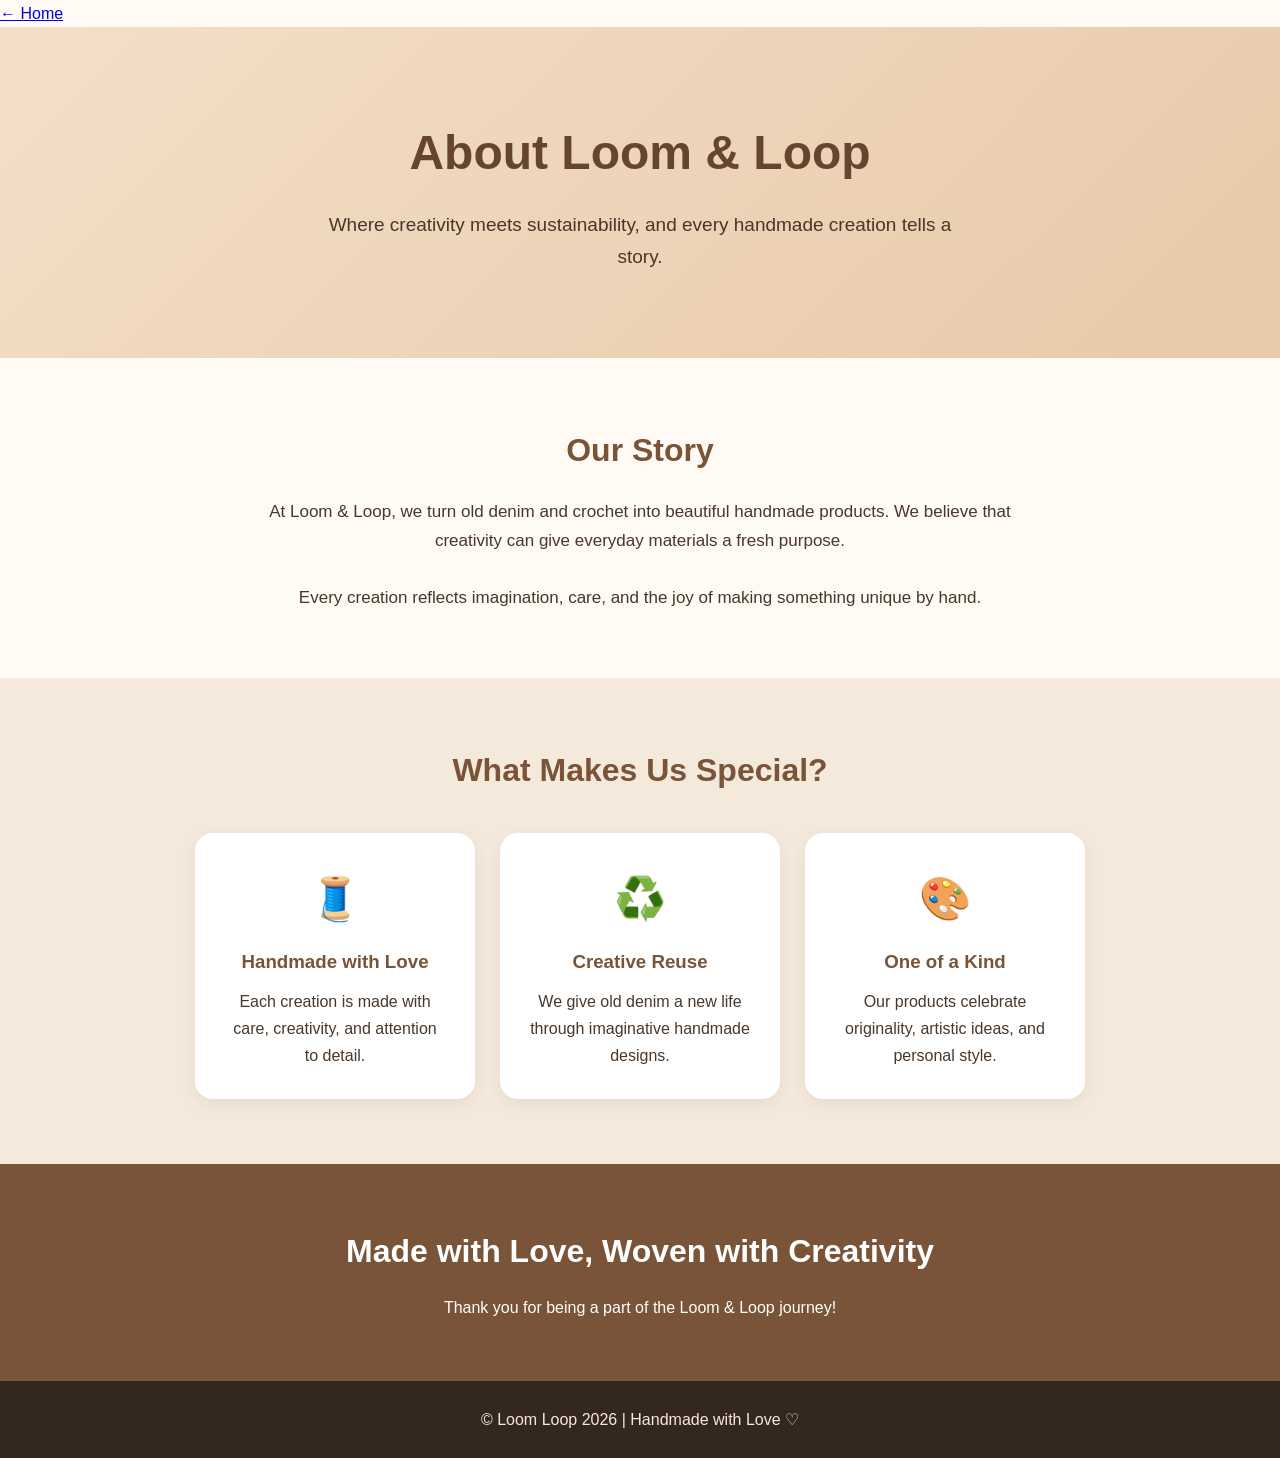
<file: about.html>
<!DOCTYPE html>
<html lang="en">
<head>
<meta charset="UTF-8">
<meta name="viewport" content="width=device-width, initial-scale=1.0">
<title>About Us - Loom & Loop</title>

<style>
* {
    margin: 0;
    padding: 0;
    box-sizing: border-box;
}

body {
    font-family: Arial, sans-serif;
    background: #fffaf4;
    color: #493729;
    line-height: 1.7;
}

.hero {
    background: linear-gradient(135deg, #f3dfc9, #e8c9a8);
    text-align: center;
    padding: 85px 20px;
}

.hero h1 {
    font-size: 48px;
    color: #65452f;
    margin-bottom: 15px;
}

.hero p {
    font-size: 19px;
    max-width: 650px;
    margin: auto;
}

.section {
    padding: 65px 20px;
    text-align: center;
}

.section h2 {
    font-size: 32px;
    color: #795438;
    margin-bottom: 20px;
}

.story {
    max-width: 800px;
    margin: auto;
    font-size: 17px;
}

.cards {
    display: flex;
    justify-content: center;
    flex-wrap: wrap;
    gap: 25px;
    margin-top: 35px;
}

.card {
    background: white;
    padding: 30px;
    width: 280px;
    border-radius: 18px;
    box-shadow: 0 5px 18px #00000010;
    transition: 0.3s;
}

.card:hover {
    transform: translateY(-8px);
    box-shadow: 0 10px 25px #00000018;
}

.card .emoji {
    font-size: 42px;
    margin-bottom: 12px;
}

.card h3 {
    color: #795438;
    margin-bottom: 10px;
}

.highlight {
    background: #795438;
    color: white;
    padding: 60px 20px;
    text-align: center;
}

.highlight h2 {
    font-size: 32px;
    margin-bottom: 15px;
}

footer {
    background: #34271f;
    color: #f8e8d8;
    text-align: center;
    padding: 25px;
}

@media (max-width: 600px) {
    .hero h1 {
        font-size: 36px;
    }

    .section h2 {
        font-size: 27px;
    }
}
</style>
</head>

<body>
<a href="index.html" class="home-arrow">← Home</a>
<section class="hero">
    <h1>About Loom & Loop</h1>
    <p>Where creativity meets sustainability, and every handmade creation tells a story.</p>
</section>

<section class="section">
    <h2>Our Story</h2>
    <div class="story">
        <p>
            At Loom & Loop, we turn old denim and crochet into
            beautiful handmade products. We believe that creativity
            can give everyday materials a fresh purpose.
        </p>
        <br>
        <p>
            Every creation reflects imagination, care, and the joy
            of making something unique by hand.
        </p>
    </div>
</section>

<section class="section" style="background:#f5e9dc;">
    <h2>What Makes Us Special?</h2>

    <div class="cards">

        <div class="card">
            <div class="emoji">🧵</div>
            <h3>Handmade with Love</h3>
            <p>Each creation is made with care, creativity, and attention to detail.</p>
        </div>

        <div class="card">
            <div class="emoji">♻️</div>
            <h3>Creative Reuse</h3>
            <p>We give old denim a new life through imaginative handmade designs.</p>
        </div>

        <div class="card">
            <div class="emoji">🎨</div>
            <h3>One of a Kind</h3>
            <p>Our products celebrate originality, artistic ideas, and personal style.</p>
        </div>

    </div>
</section>

<section class="highlight">
    <h2>Made with Love, Woven with Creativity</h2>
    <p>Thank you for being a part of the Loom & Loop journey!</p>
</section>

<footer>
    <p>© Loom Loop 2026 | Handmade with Love ♡</p>
</footer>

</body>

</html>
</file>
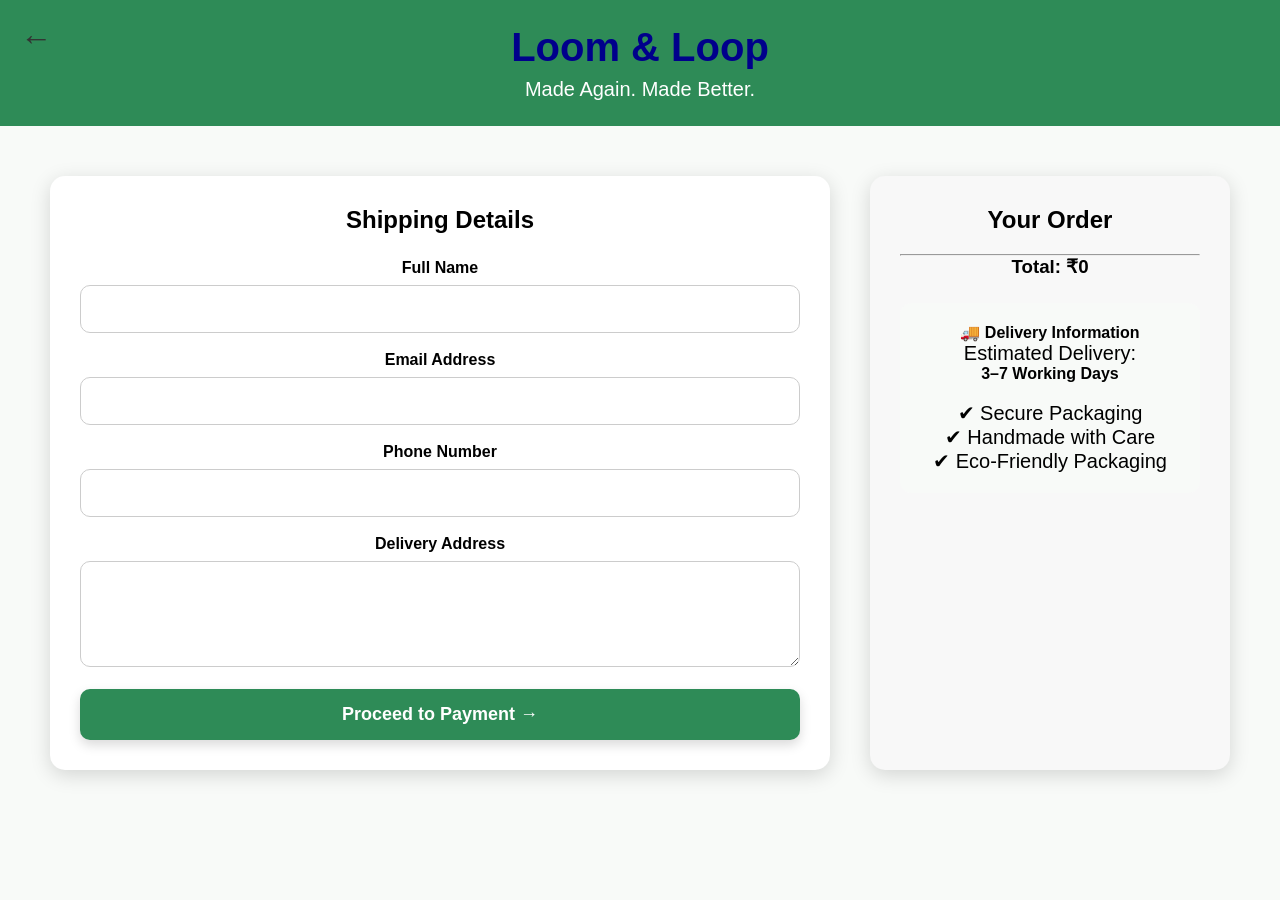
<file: checkout.html>
<!DOCTYPE html>
<html lang="en">

<head>

    <meta charset="UTF-8">

    <meta name="viewport" content="width=device-width, initial-scale=1.0">

    <title>Checkout | Loom & Loop</title>

    <link rel="stylesheet" href="style.css">

</head>

<body>

<header class="checkout-header">

    <h1>Loom & Loop</h1>

    <p>Made Again. Made Better.</p>

</header>

<section class="checkout-container">

    <!-- Customer Details -->

    <div class="checkout-form">

        <h2>Shipping Details</h2>

        <form id="checkoutForm">

            <label>Full Name</label>
            <input type="text" id="fullName" required>

            <label>Email Address</label>
            <input type="email" id="email" required>

            <label>Phone Number</label>
            <input type="tel" id="phone" required>

            <label>Delivery Address</label>
            <textarea id="address" rows="4" required></textarea>

            
            <button type="submit" id="placeOrderBtn">
                Proceed to Payment →
            </button>

        </form>

    </div>

    <!-- Order Summary -->

    <div class="order-summary">

        <h2>Your Order</h2>

        <ul id="checkoutItems"></ul>

        <hr>

        <h3>Total: ₹<span id="checkoutTotal">0</span></h3>

        <div class="delivery-box">

            <h4>🚚 Delivery Information</h4>

            <p>Estimated Delivery:</p>

            <strong>3–7 Working Days</strong>

            <br><br>

            <p>✔ Secure Packaging</p>

            <p>✔ Handmade with Care</p>

            <p>✔ Eco-Friendly Packaging</p>

        </div>

    </div>

</section>

<script src="script.js"></script>
</body>
<a href="shopnow.html" class="home-arrow" title="Back to Shop">←</a>
</html>
</file>
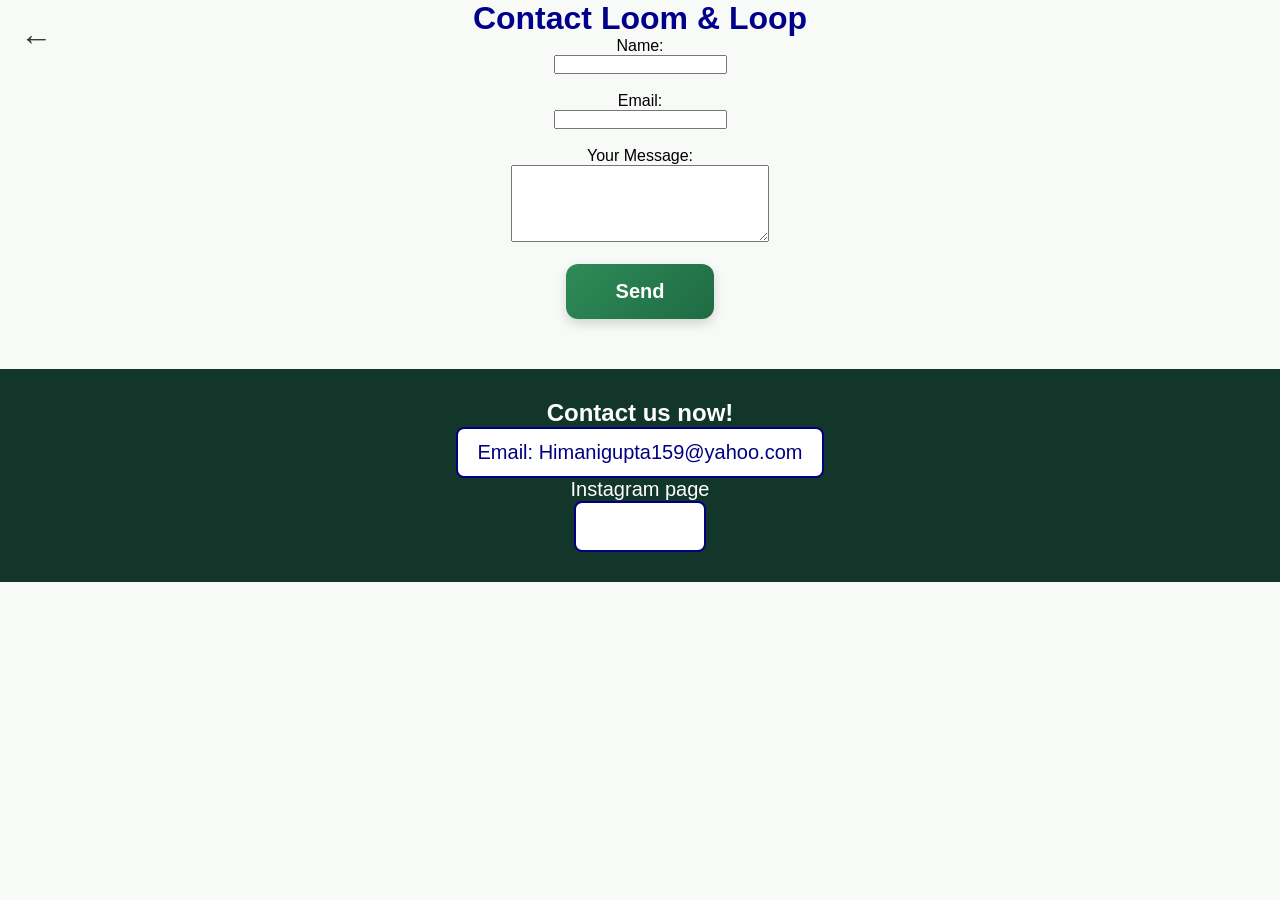
<file: contact.html>
<!DOCTYPE html>
<html lang="en">
<head>
    <meta charset="UTF-8">
    <meta name="viewport" content="width=device-width, initial-scale=1.0">
    <title>Contact Us</title>
    <link rel="stylesheet" href="style.css">
</head>
<body>
    <a href="index.html" class="home-arrow" title="Back to Home">
    ←
</a>
    <h1>Contact Loom & Loop</h1>

    <form id="contactForm" action="https://formsubmit.co/ajax/bvivaan2015@gmail.com" method="POST">

    <input type="hidden" name="_subject" value="New Loom & Loop Customer Message!">

    <label>Name:</label><br>
    <input type="text" name="name" required><br><br>

    <label>Email:</label><br>
    <input type="email" name="email" required><br><br>

    <label>Your Message:</label><br>
    <textarea name="message" rows="5" cols="30" required></textarea><br><br>

    <button type="submit">Send</button>
    </form>

<p id="formStatus"></p>

    

<footer>
    <h2>Contact us now!</h2>
    <button class="email-button"><p>Email: Himanigupta159@yahoo.com</p></button>
    <p>Instagram page</p>
    <button class="instagram-button"><p><a href="https://www.instagram.com/loomloop2026" target="_blank">Instagram</a></p></button>
</footer>
<div id="successPopup" class="popup">
    <div class="popup-content">
        <h2>🎉 Thank You!</h2>
        <p>Your response is recorded.</p>
        <button onclick="document.getElementById('successPopup').style.display='none'">
            Close
        </button>
    </div>
</div>
<script>
const contactForm = document.getElementById("contactForm");
const successPopup = document.getElementById("successPopup");

contactForm.addEventListener("submit", async function(event) {
    event.preventDefault();

    const formData = {
        name: contactForm.elements["name"].value,
        email: contactForm.elements["email"].value,
        message: contactForm.elements["message"].value,
        _subject: "New Loom & Loop Customer Message!",
        _captcha: "false"
    };

    try {
        const response = await fetch(contactForm.action, {
            method: "POST",
            headers: {
                "Content-Type": "application/json",
                "Accept": "application/json"
            },
            body: JSON.stringify(formData)
        });

        const result = await response.json();

        if (response.ok) {
            successPopup.style.display = "flex";
            contactForm.reset();
        } else {
            alert("Unable to send your message. Please try again.");
            console.log(result);
        }

    } catch (error) {
        console.error(error);
        alert("Connection error. Please try again.");
    }
});
</script>
</body>

</html>
</file>
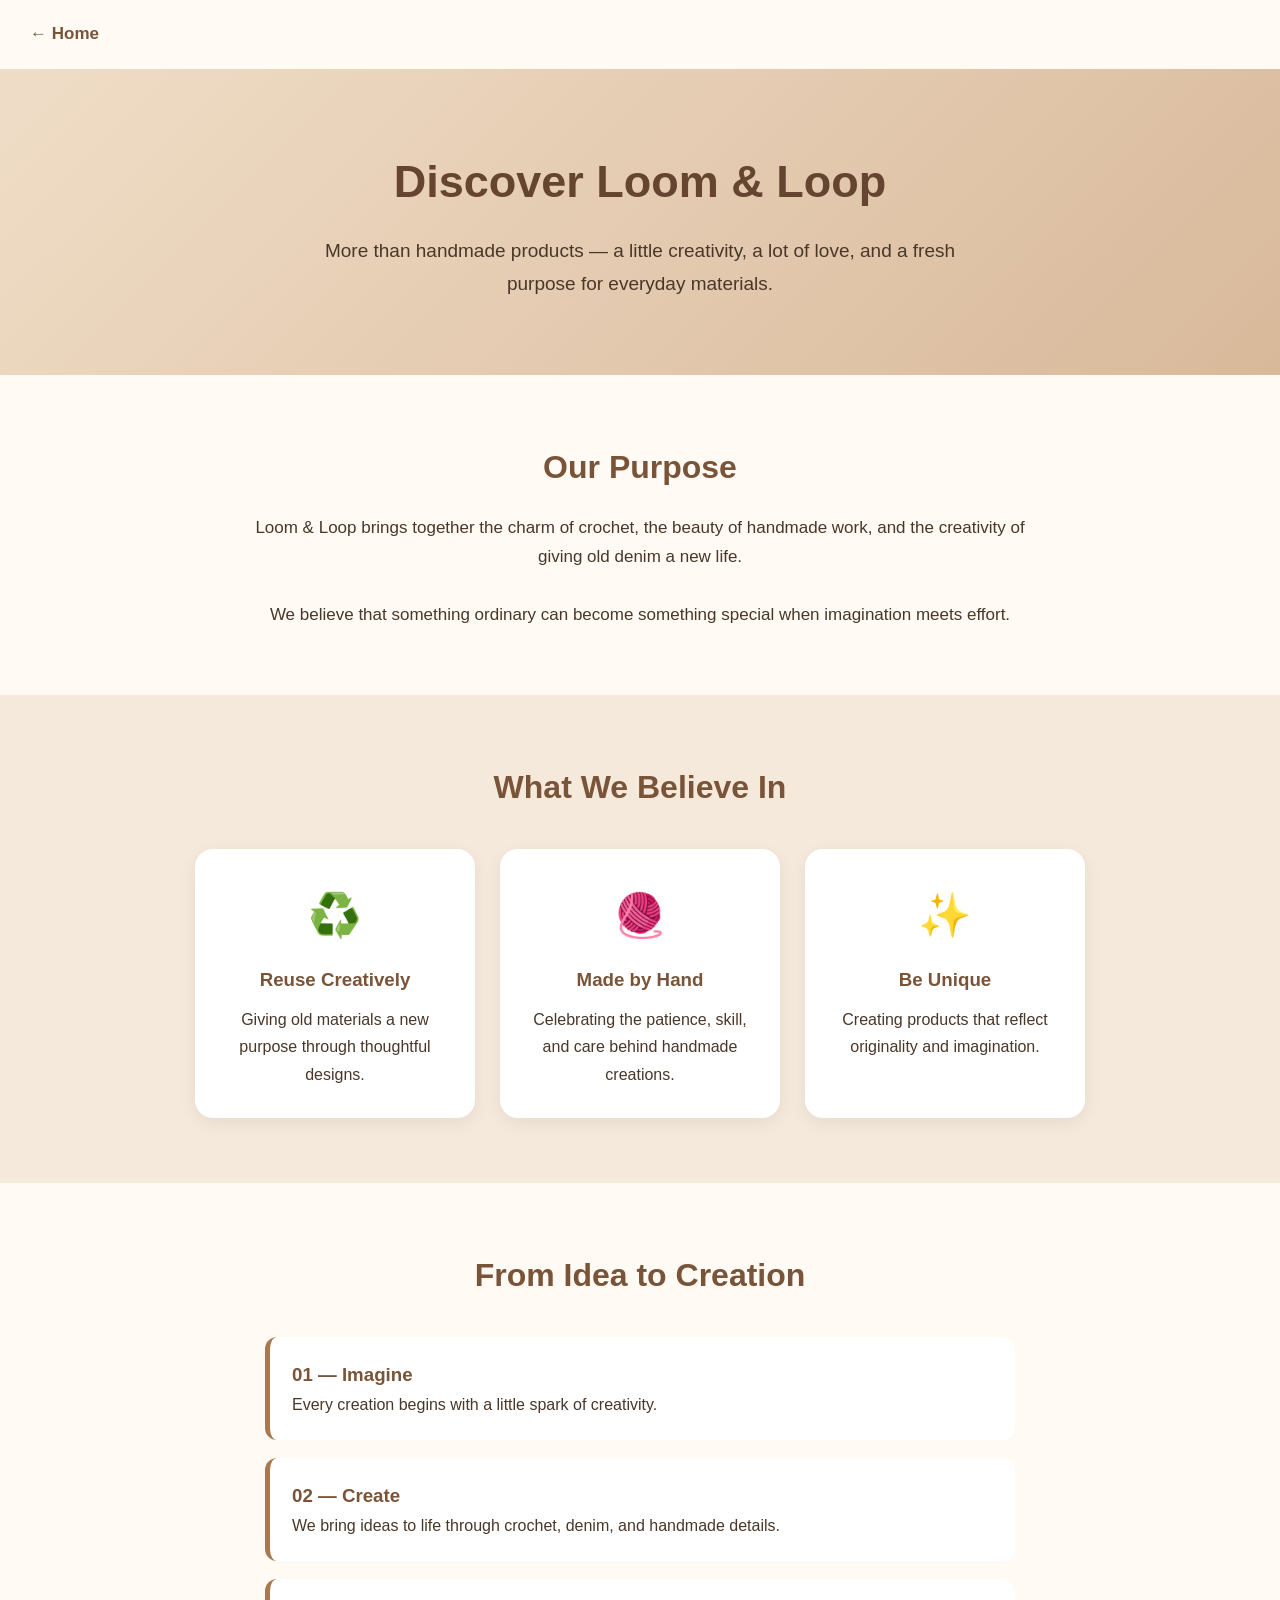
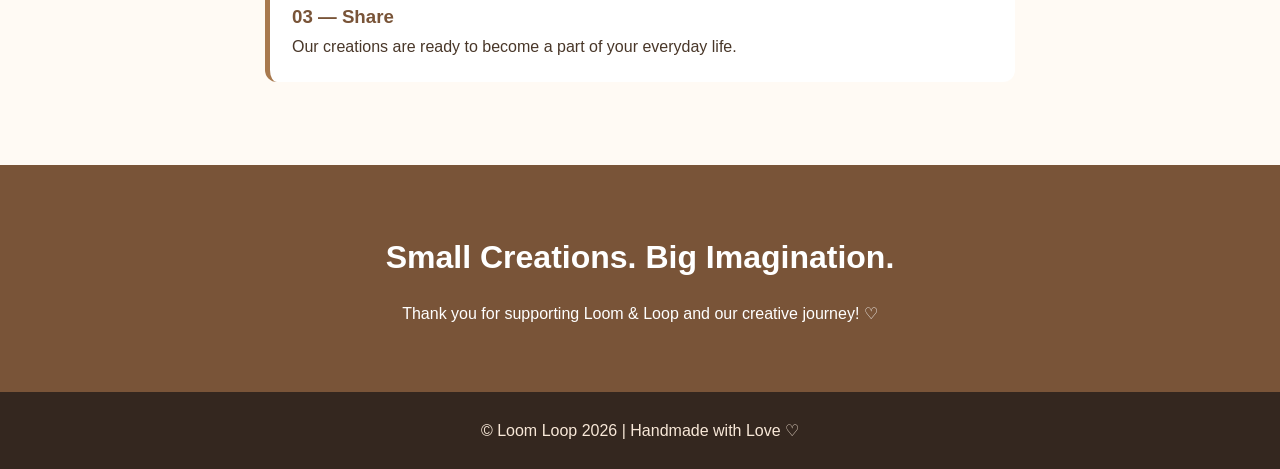
<file: learnmore.html>
<!DOCTYPE html>
<html lang="en">
<head>
<meta charset="UTF-8">
<meta name="viewport" content="width=device-width, initial-scale=1.0">
<title>Learn More - Loom & Loop</title>

<style>
* {
    margin: 0;
    padding: 0;
    box-sizing: border-box;
}

body {
    font-family: Arial, sans-serif;
    background: #fffaf4;
    color: #493729;
    line-height: 1.7;
}

.home-arrow {
    display: inline-block;
    margin: 20px 30px;
    color: #795438;
    text-decoration: none;
    font-size: 17px;
    font-weight: bold;
    transition: 0.3s;
}

.home-arrow:hover {
    transform: translateX(-5px);
}

.hero {
    background: linear-gradient(135deg, #f0ddc7, #d8b99a);
    text-align: center;
    padding: 75px 20px;
}

.hero h1 {
    font-size: 45px;
    color: #65452f;
    margin-bottom: 15px;
}

.hero p {
    font-size: 19px;
    max-width: 700px;
    margin: auto;
}

.section {
    padding: 65px 20px;
    text-align: center;
}

.section h2 {
    color: #795438;
    font-size: 32px;
    margin-bottom: 20px;
}

.intro {
    max-width: 800px;
    margin: auto;
    font-size: 17px;
}

.cards {
    display: flex;
    justify-content: center;
    flex-wrap: wrap;
    gap: 25px;
    margin-top: 35px;
}

.card {
    background: white;
    width: 280px;
    padding: 30px;
    border-radius: 18px;
    box-shadow: 0 5px 18px #00000010;
    transition: 0.3s;
}

.card:hover {
    transform: translateY(-8px);
    box-shadow: 0 10px 25px #00000018;
}

.emoji {
    font-size: 43px;
    margin-bottom: 12px;
}

.card h3 {
    color: #795438;
    margin-bottom: 10px;
}

.process {
    background: #f5e9dc;
}

.steps {
    max-width: 750px;
    margin: 35px auto 0;
    text-align: left;
}

.step {
    background: white;
    padding: 22px;
    margin-bottom: 18px;
    border-radius: 12px;
    border-left: 5px solid #a8794e;
}

.step h3 {
    color: #795438;
}

.highlight {
    background: #795438;
    color: white;
    text-align: center;
    padding: 65px 20px;
}

.highlight h2 {
    font-size: 32px;
    margin-bottom: 15px;
}

footer {
    background: #34271f;
    color: #f8e8d8;
    text-align: center;
    padding: 25px;
}

@media (max-width: 600px) {
    .hero h1 {
        font-size: 35px;
    }

    .section h2 {
        font-size: 27px;
    }
}
</style>
</head>

<body>

<a href="index.html" class="home-arrow">← Home</a>

<section class="hero">
    <h1>Discover Loom & Loop</h1>
    <p>More than handmade products — a little creativity, a lot of love, and a fresh purpose for everyday materials.</p>
</section>

<section class="section">
    <h2>Our Purpose</h2>
    <div class="intro">
        <p>
            Loom & Loop brings together the charm of crochet,
            the beauty of handmade work, and the creativity of
            giving old denim a new life.
        </p>
        <br>
        <p>
            We believe that something ordinary can become
            something special when imagination meets effort.
        </p>
    </div>
</section>

<section class="section process">
    <h2>What We Believe In</h2>

    <div class="cards">

        <div class="card">
            <div class="emoji">♻️</div>
            <h3>Reuse Creatively</h3>
            <p>Giving old materials a new purpose through thoughtful designs.</p>
        </div>

        <div class="card">
            <div class="emoji">🧶</div>
            <h3>Made by Hand</h3>
            <p>Celebrating the patience, skill, and care behind handmade creations.</p>
        </div>

        <div class="card">
            <div class="emoji">✨</div>
            <h3>Be Unique</h3>
            <p>Creating products that reflect originality and imagination.</p>
        </div>

    </div>
</section>

<section class="section">
    <h2>From Idea to Creation</h2>

    <div class="steps">
        <div class="step">
            <h3>01 — Imagine</h3>
            <p>Every creation begins with a little spark of creativity.</p>
        </div>

        <div class="step">
            <h3>02 — Create</h3>
            <p>We bring ideas to life through crochet, denim, and handmade details.</p>
        </div>

        <div class="step">
            <h3>03 — Share</h3>
            <p>Our creations are ready to become a part of your everyday life.</p>
        </div>
    </div>
</section>

<section class="highlight">
    <h2>Small Creations. Big Imagination.</h2>
    <p>Thank you for supporting Loom & Loop and our creative journey! ♡</p>
</section>

<footer>
    <p>© Loom Loop 2026 | Handmade with Love ♡</p>
</footer>

</body>
</html>
</file>
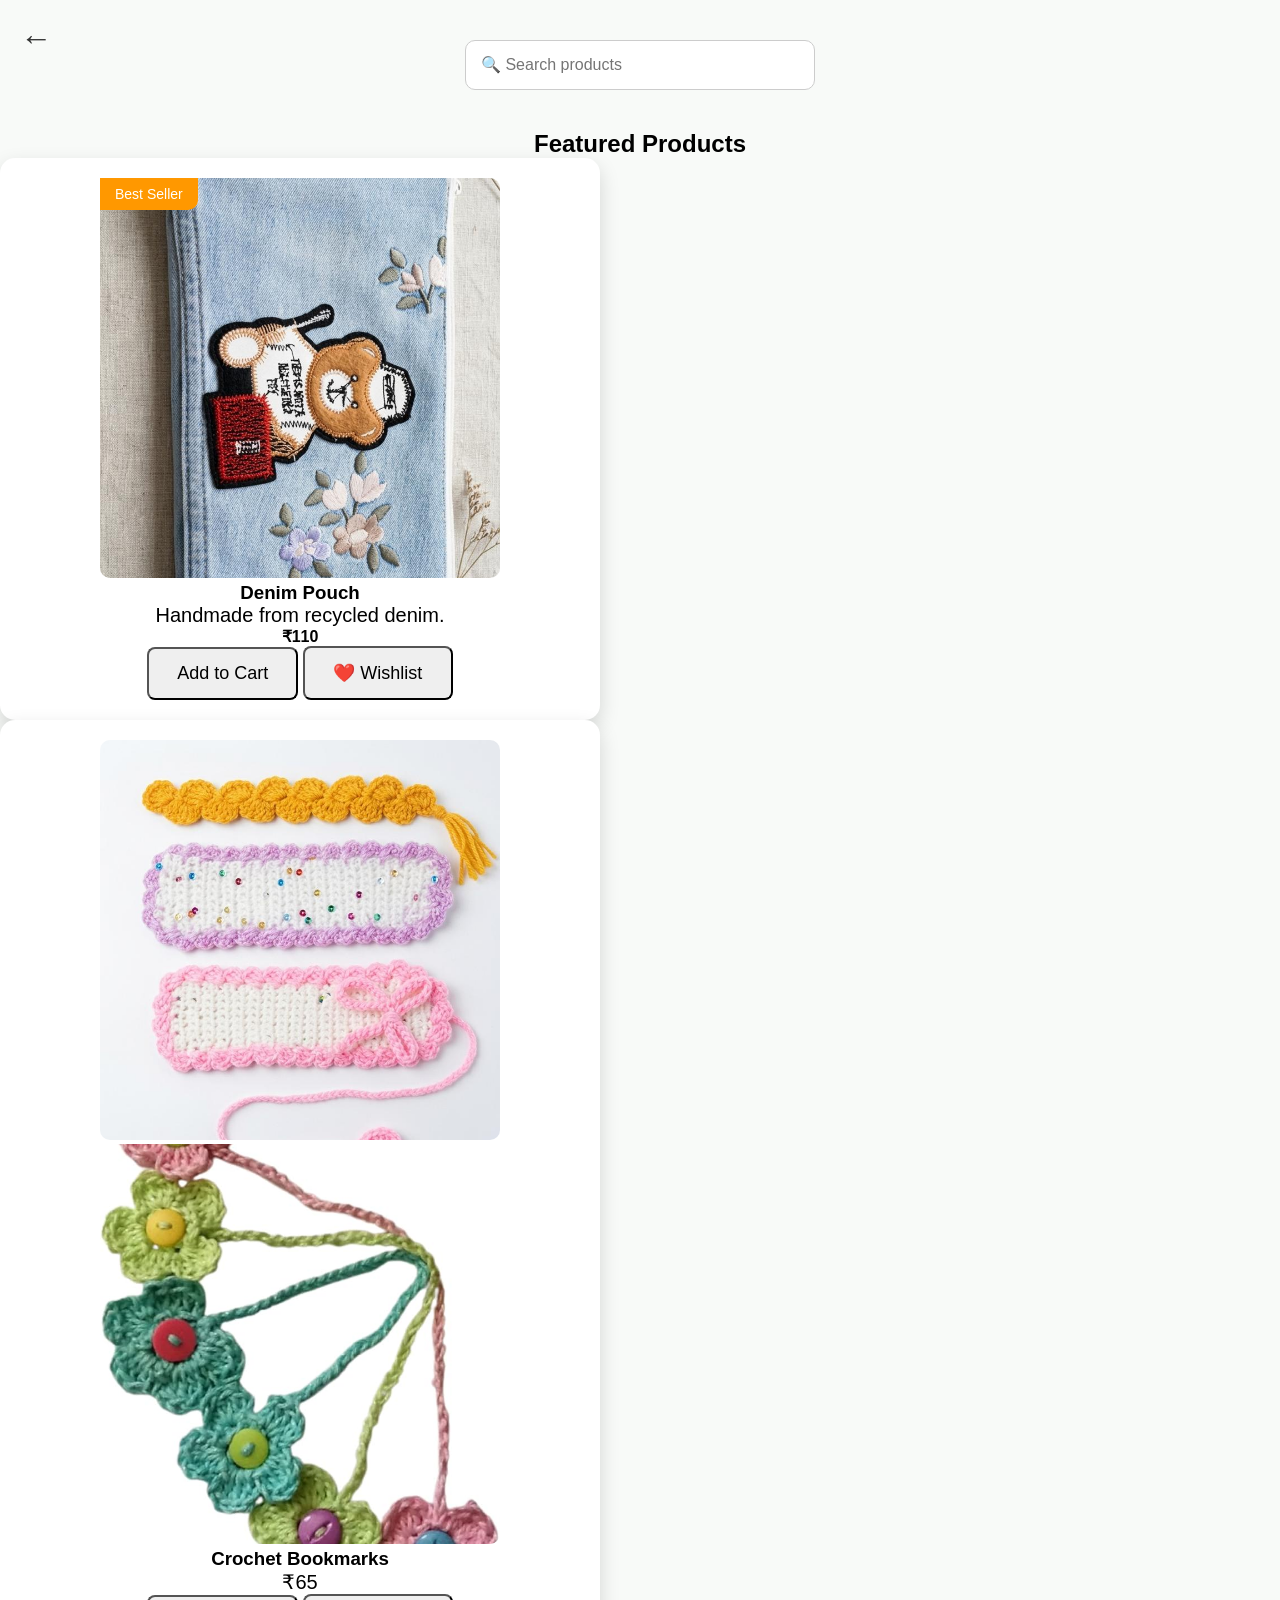
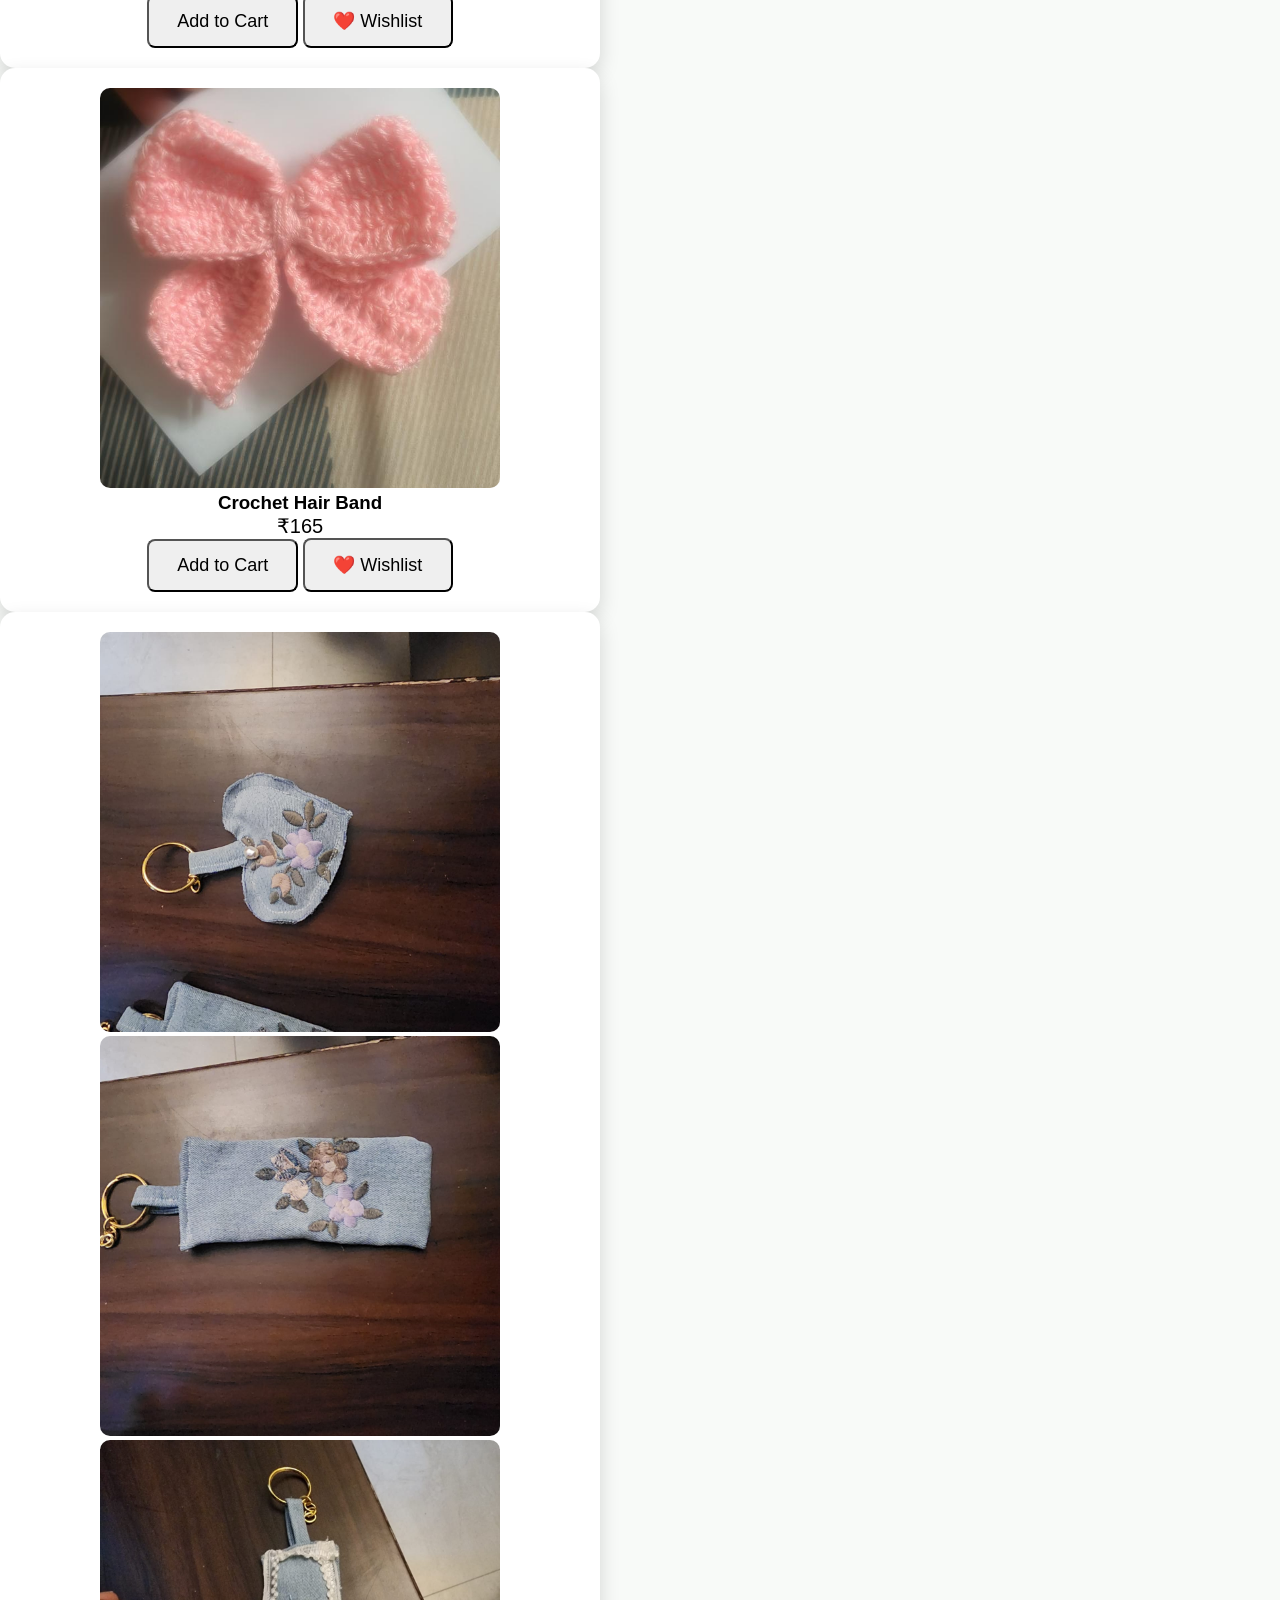
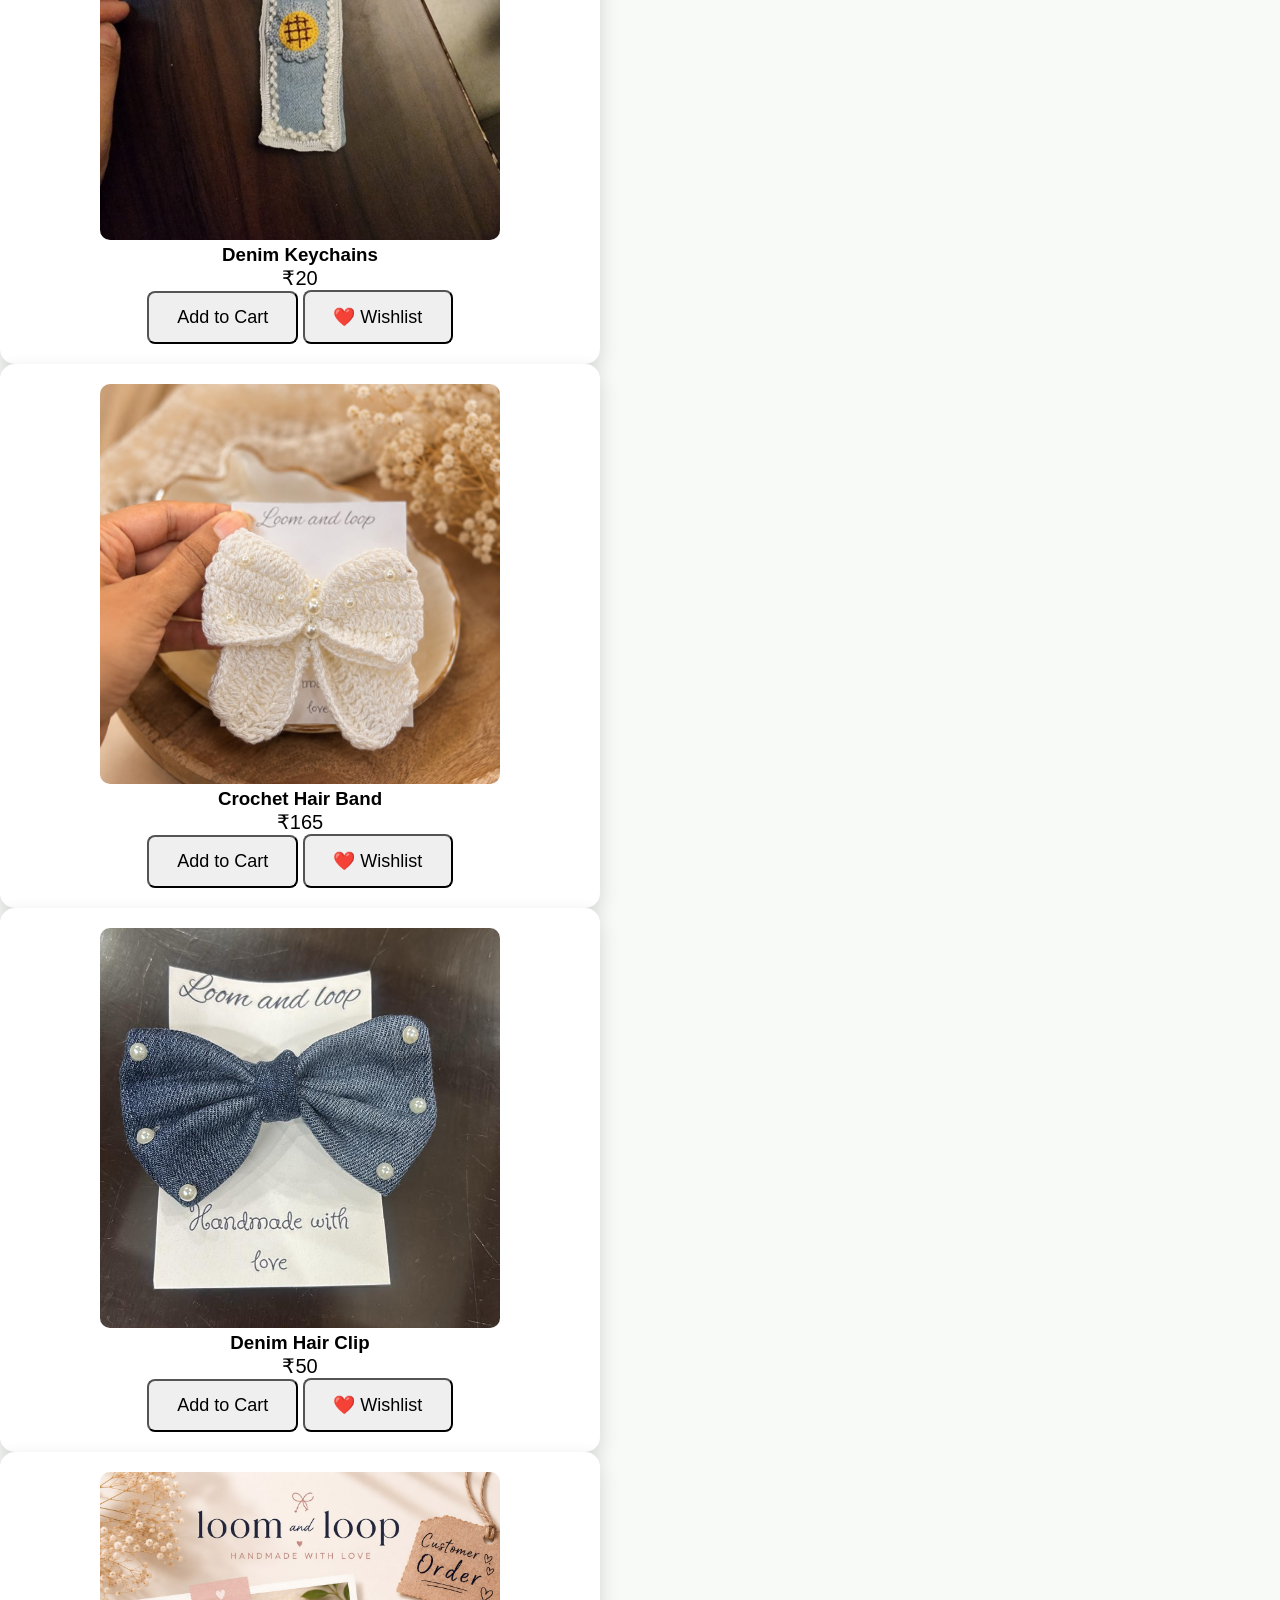
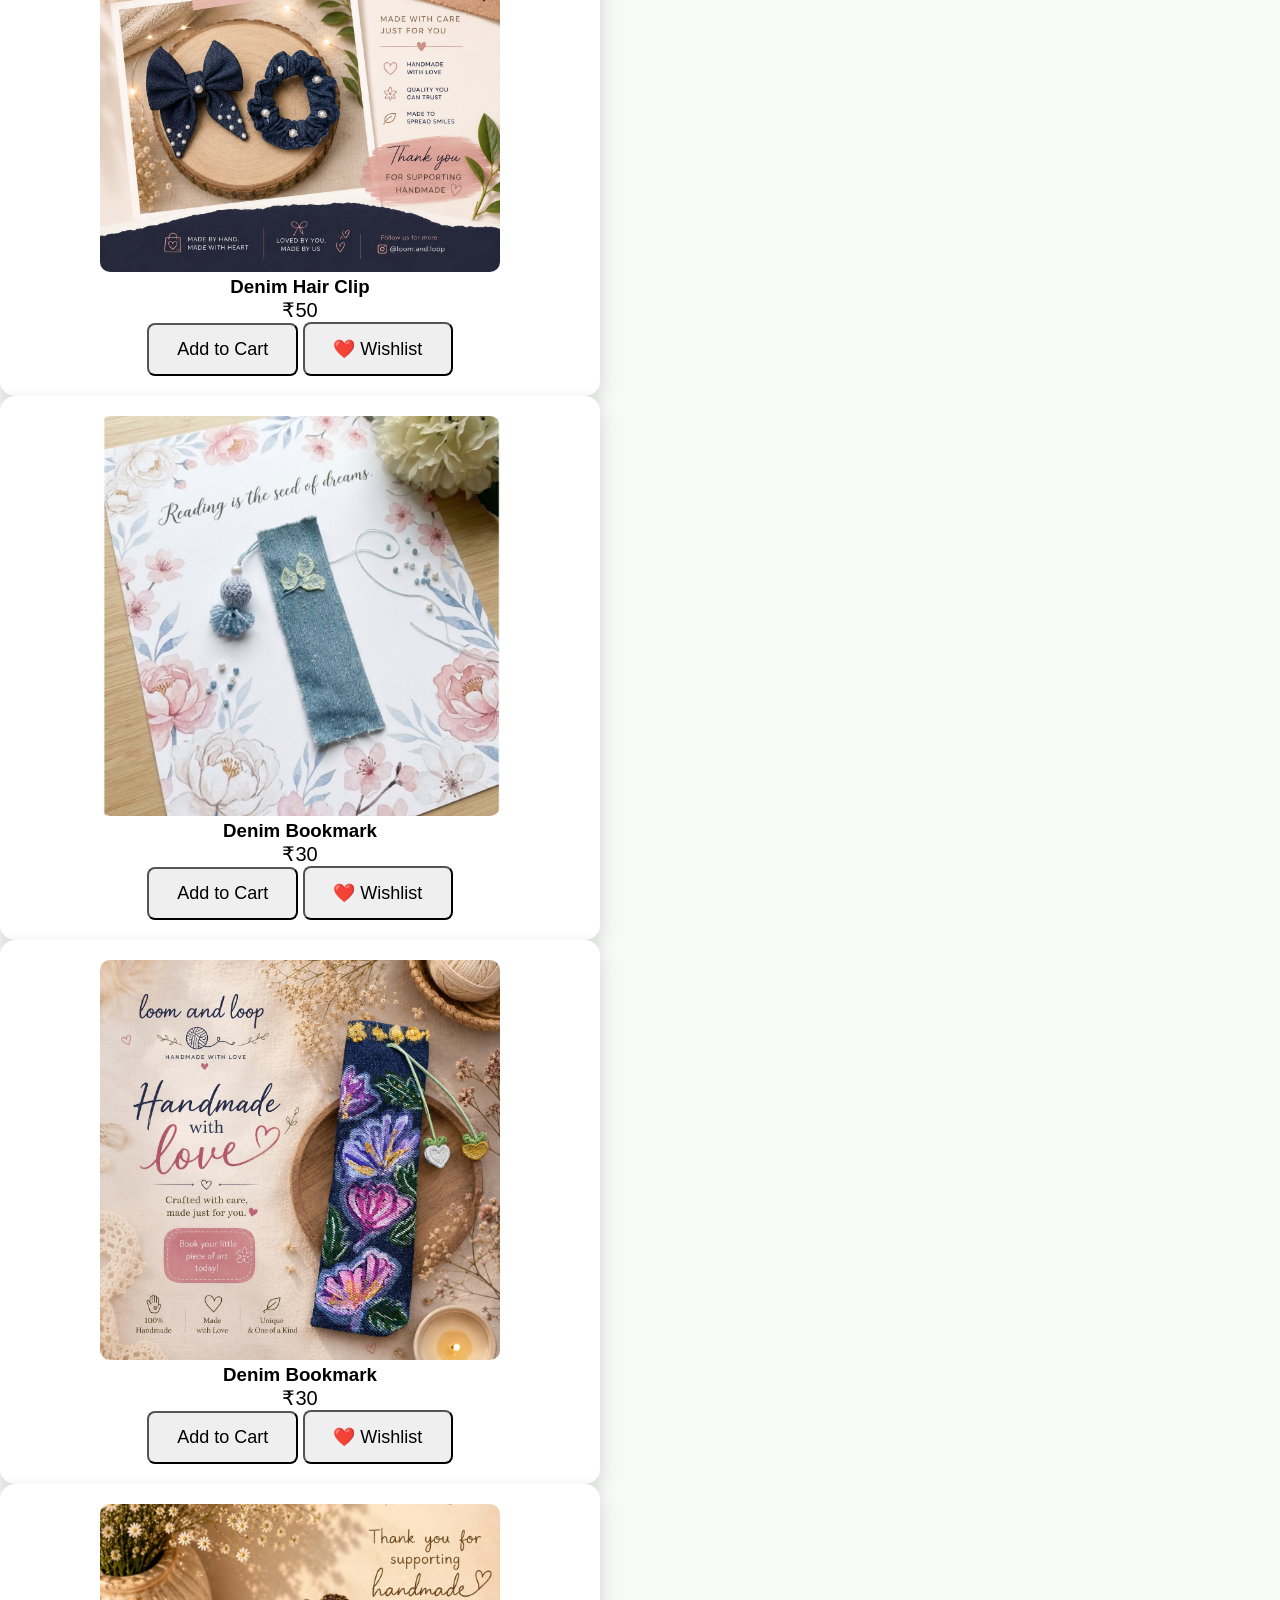
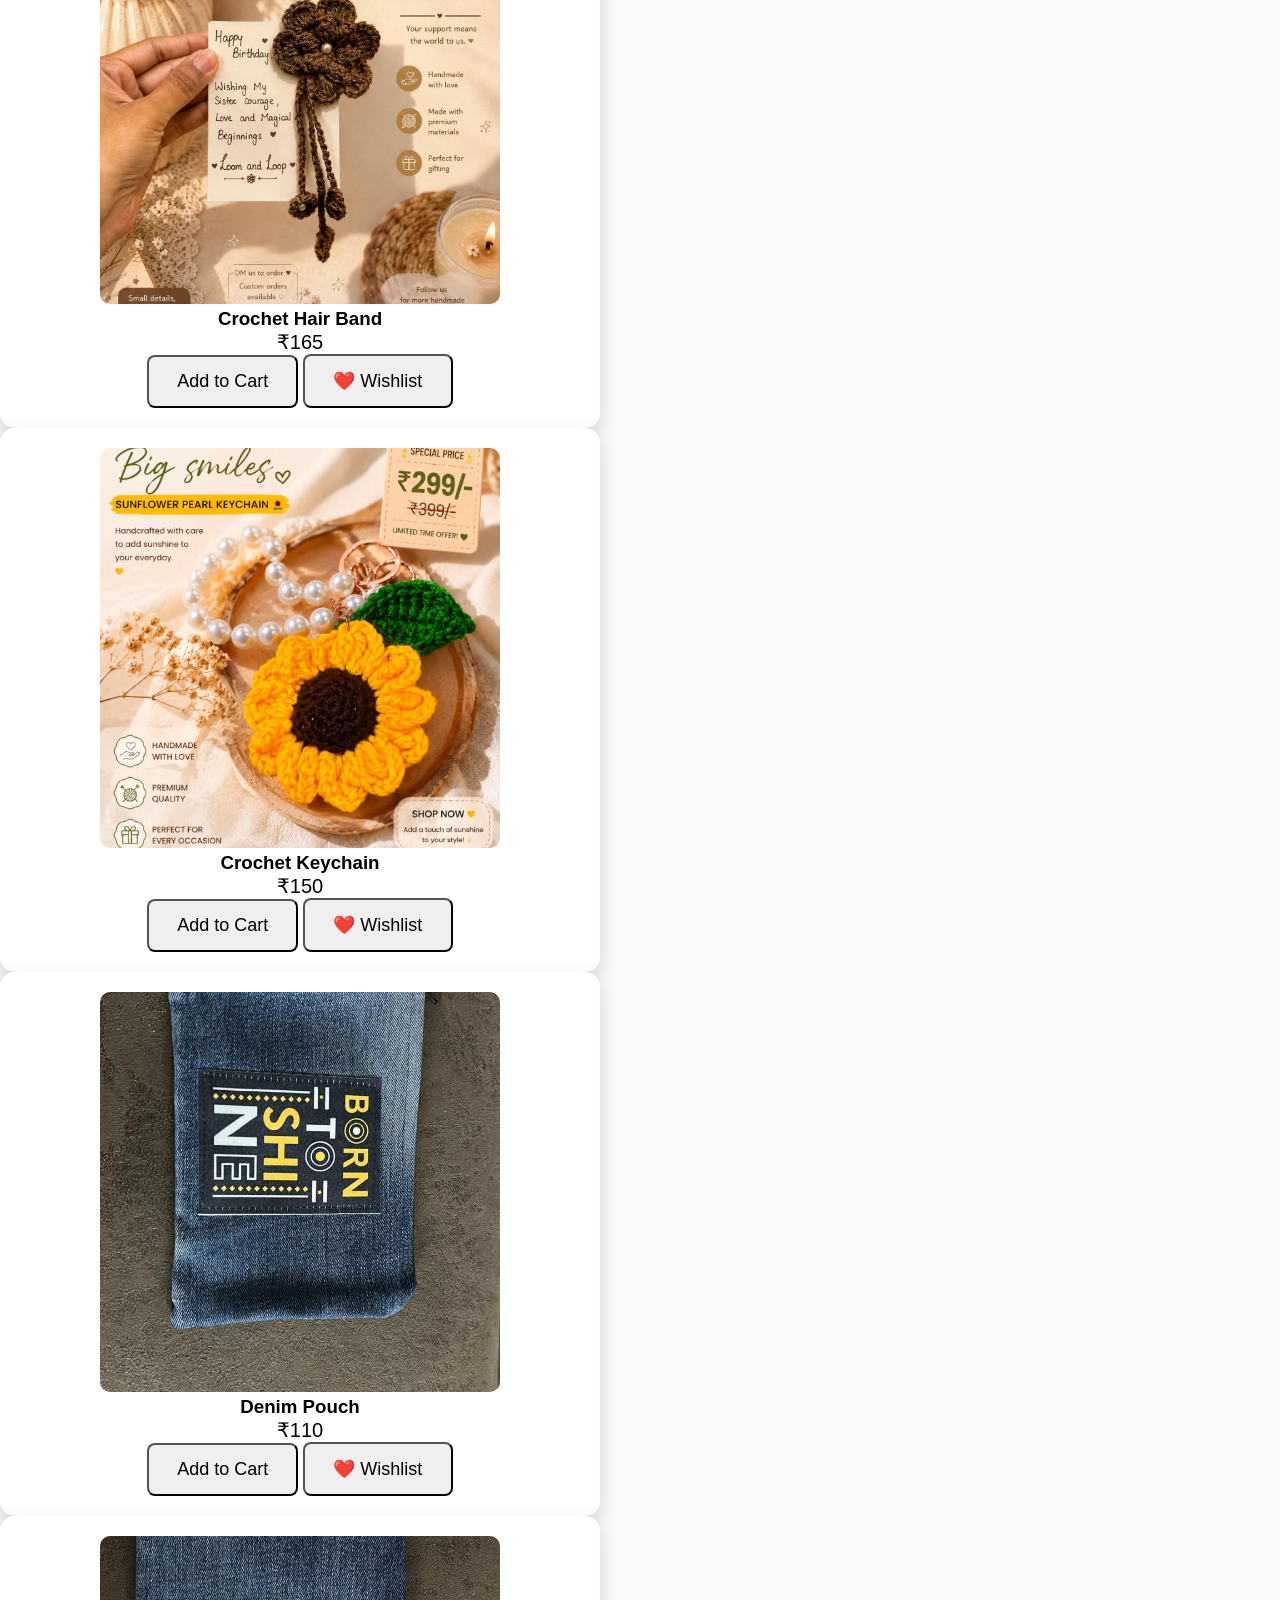
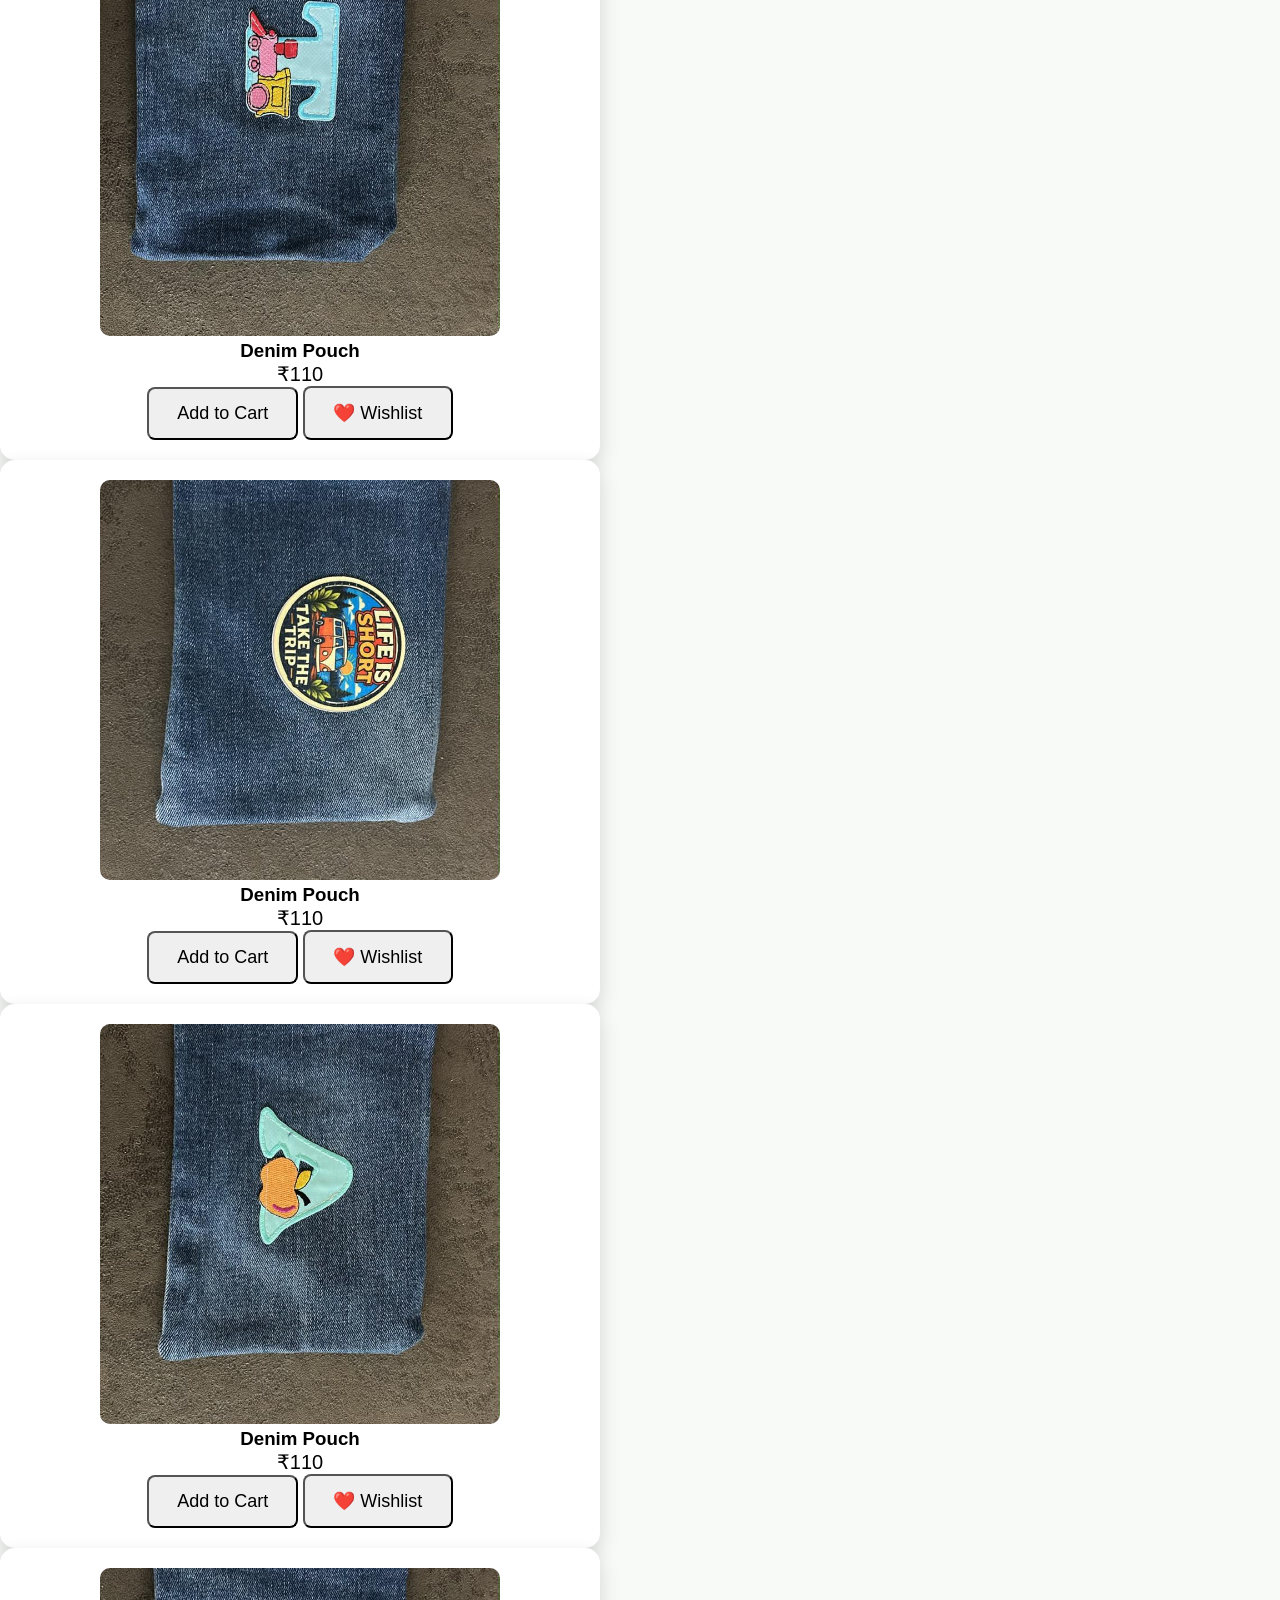
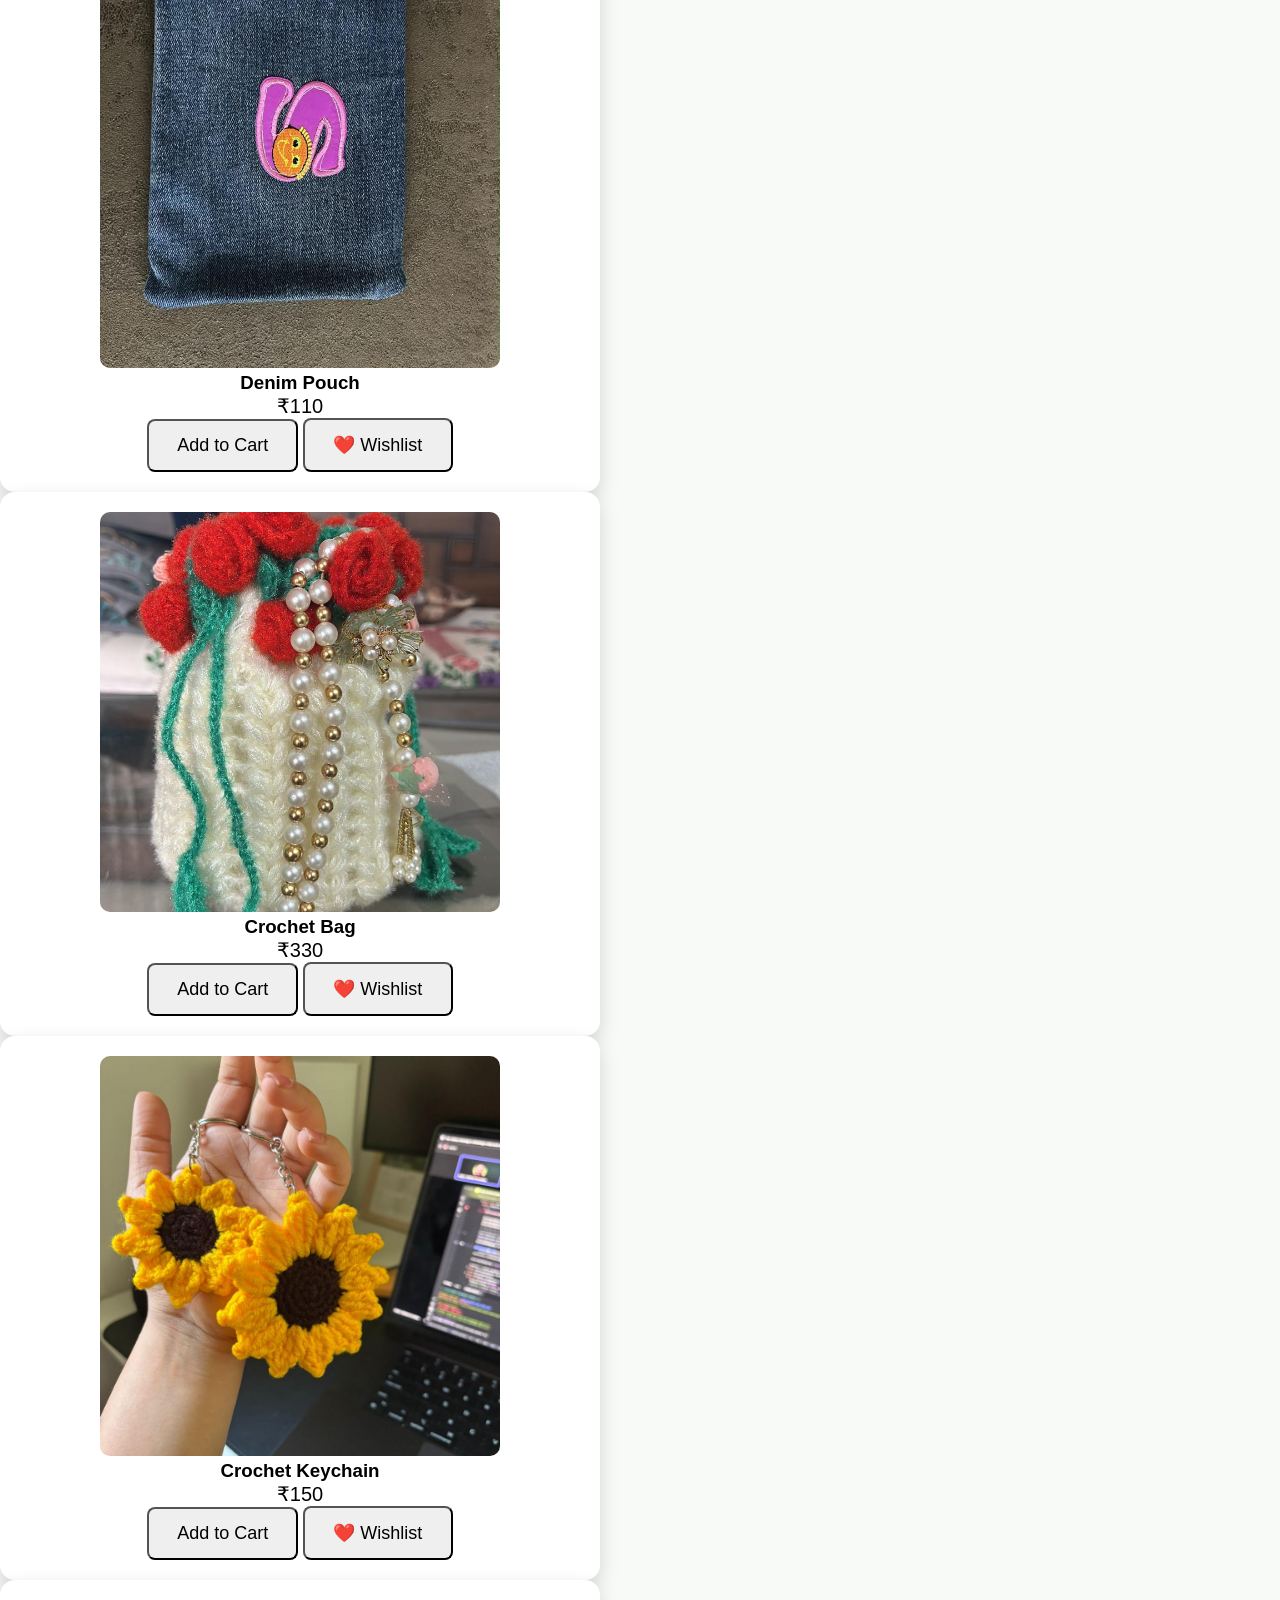
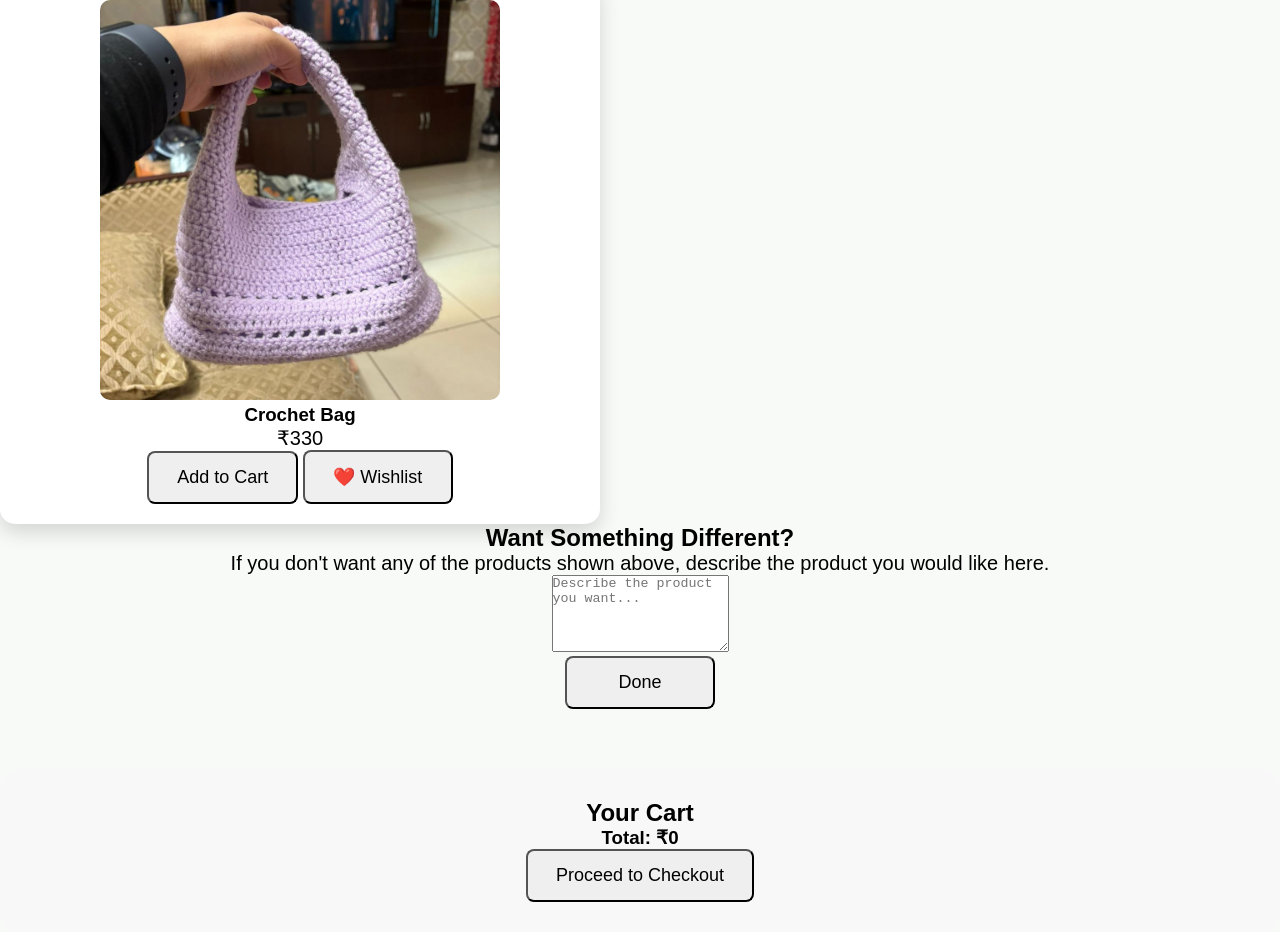
<file: shopnow.html>
<!DOCTYPE html>
<html lang="en">
<head>
    <meta charset="UTF-8">
    <meta name="viewport" content="width=device-width, initial-scale=1.0">
    <title>Shop Now</title>
    <link rel="stylesheet" href="style.css">
</head>
<body>
<section class="product-tools">

    <input
        type="text"
        id="searchInput"
        placeholder="🔍 Search products">
</section>
   <h2>Featured Products</h2>

<div class="products">

<div class="card">

    <span class="badge">Best Seller</span>

    <img src="pouch.jpeg" alt="Denim Pouch">

    <h3>Denim Pouch</h3>

    <p>
        Handmade from recycled denim.
    </p>

    <h4>₹110</h4>

    <div class="buttons">

        <button class="add-to-cart"
            data-name="Denim Pouch"
            data-price="110">

            Add to Cart

        </button>

        <button class="wishlist">

            ❤️ Wishlist

        </button>


</div>
</div>


    <div class="card">
        <img src="WhatsApp Image 2026-07-03 at 8.43.08 PM.jpeg" alt="Crochet Bookmark">
        <img src="bookmark.jpg" alt="Crochet Bookmark">
        <h3>Crochet Bookmarks</h3>

        <p>₹65</p>

<button class="add-to-cart"
        data-name="Crochet Bookmark"
        data-price="65">
    Add to Cart
</button>
<button class="wishlist">
❤️ Wishlist
</button>

    </div>

    <div class="card">
        <img src="WhatsApp Image 2026-07-03 at 3.37.09 PM.jpeg" alt="Denim">

        <h3>Crochet Hair Band</h3>

        <p>₹165</p>

<button class="add-to-cart"
        data-name="Crochet Hair Band"
        data-price="165">
    Add to Cart
</button>
<button class="wishlist">
❤️ Wishlist
</button>

    </div>

    <div class="card">
        <img src="keychain.jpg" alt="Denim Keychain">
        <img src="keychain2.jpg" alt="Denim Keychain">
        <img src="keychain3.jpg" alt="Denim Keychain">
        <h3>Denim Keychains</h3>

        <p>₹20</p>

<button class="add-to-cart"
        data-name="Denim Keychains"
        data-price="20">
    Add to Cart
</button>
<button class="wishlist">
❤️ Wishlist
</button>

    </div>
    <div class="card">
        <img src="hair band.jpg" alt="Crochet Hair Band">

        <h3>Crochet Hair Band</h3>

        <p>₹165</p>

<button class="add-to-cart"
        data-name="Crochet Hair Band"
        data-price="165">
    Add to Cart
</button>
<button class="wishlist">
❤️ Wishlist
</button>

    </div>

    <!-- PRODUCT 6 -->
<div class="card">
    <img src="Unknown-4.jpg" alt="Denim Hair Clip">
    <h3>Denim Hair Clip</h3>
    <p>₹50</p>
    <button class="add-to-cart" data-name="Denim Hair Clip" data-price="50">Add to Cart</button>
    <button class="wishlist">❤️ Wishlist</button>
</div>

<!-- PRODUCT 7 -->
<div class="card">
    <img src="WhatsApp Image 2026-08-08 at 5.51.06 PM.jpeg" alt="Product 7">
    <h3>Denim Hair Clip</h3>
    <p>₹50</p>
    <button class="add-to-cart" data-name="Denim Hair Clip" data-price="50">Add to Cart</button>
    <button class="wishlist">❤️ Wishlist</button>
</div>

<!-- PRODUCT 8 -->
<div class="card">
    <img src="WhatsApp Image 2026-08-08 at 5.51.08 PM.jpeg" alt="Product 8">
    <h3>Denim Bookmark</h3>
    <p>₹30</p>
    <button class="add-to-cart" data-name="Denim Bookmark" data-price="30">Add to Cart</button>
    <button class="wishlist">❤️ Wishlist</button>
</div>

<!-- PRODUCT 9 -->
<div class="card">
    <img src="WhatsApp Image 2026-08-08 at 5.51.09 PM (1).jpeg" alt="Product 9">
    <h3>Denim Bookmark</h3>
    <p>₹30</p>
    <button class="add-to-cart" data-name="Denim Bookmark" data-price="30">Add to Cart</button>
    <button class="wishlist">❤️ Wishlist</button>
</div>

<!-- PRODUCT 10 -->
<div class="card">
    <img src="WhatsApp Image 2026-08-08 at 5.51.09 PM.jpeg" alt="Product 10">
    <h3>Crochet Hair Band</h3>
    <p>₹165</p>
    <button class="add-to-cart" data-name="Crochet Hair Band" data-price="165">Add to Cart</button>
    <button class="wishlist">❤️ Wishlist</button>
</div>

<!-- PRODUCT 11 -->
<div class="card">
    <img src="WhatsApp Image 2026-08-08 at 5.51.14 PM.jpeg" alt="Product 11">
    <h3>Crochet Keychain</h3>
    <p>₹150</p>
    <button class="add-to-cart" data-name="Crochet Keychain" data-price="150">Add to Cart</button>
    <button class="wishlist">❤️ Wishlist</button>
</div>

<!-- PRODUCT 12 -->
<div class="card">
    <img src="WhatsApp Image 2026-09-22 at 4.49.25 PM (1).jpeg" alt="Product 12">
    <h3>Denim Pouch</h3>
    <p>₹110</p>
    <button class="add-to-cart" data-name="Denim Pouch" data-price="110">Add to Cart</button>
    <button class="wishlist">❤️ Wishlist</button>
</div>

<!-- PRODUCT 13 -->
<div class="card">
    <img src="WhatsApp Image 2026-09-22 at 4.49.25 PM.jpeg" alt="Product 13">
    <h3>Denim Pouch</h3>
    <p>₹110</p>
    <button class="add-to-cart" data-name="Denim Pouch" data-price="110">Add to Cart</button>
    <button class="wishlist">❤️ Wishlist</button>
</div>

<!-- PRODUCT 14 -->
<div class="card">
    <img src="WhatsApp Image 2026-09-22 at 4.49.26 PM (1).jpeg" alt="Product 14">
    <h3>Denim Pouch</h3>
    <p>₹110</p>
    <button class="add-to-cart" data-name="Denim Pouch" data-price="110">Add to Cart</button>
    <button class="wishlist">❤️ Wishlist</button>
</div>

<!-- PRODUCT 15 -->
<div class="card">
    <img src="WhatsApp Image 2026-09-22 at 4.49.26 PM (2).jpeg" alt="Product 15">
    <h3>Denim Pouch</h3>
    <p>₹110</p>
    <button class="add-to-cart" data-name="Denim Pouch" data-price="110">Add to Cart</button>
    <button class="wishlist">❤️ Wishlist</button>
</div>

<!-- PRODUCT 16 -->
<div class="card">
    <img src="WhatsApp Image 2026-09-22 at 4.49.26 PM.jpeg" alt="Product 16">
    <h3>Denim Pouch</h3>
    <p>₹110</p>
    <button class="add-to-cart" data-name="Denim Pouch" data-price="110">Add to Cart</button>
    <button class="wishlist">❤️ Wishlist</button>
</div>

<!-- PRODUCT 17 -->
<div class="card">
    <img src="WhatsApp Image 2026-09-24 at 7.53.54 PM.jpeg" alt="Product 17">
    <h3>Crochet Bag</h3>
    <p>₹330</p>
    <button class="add-to-cart" data-name="Crochet Bag" data-price="330">Add to Cart</button>
    <button class="wishlist">❤️ Wishlist</button>
</div>



<!-- PRODUCT 20 -->
<div class="card">
    <img src="WhatsApp Image 2026-09-24 at 7.55.48 PM (2).jpeg" alt="Product 20">
    <h3>Crochet Keychain</h3>
    <p>₹150</p>
    <button class="add-to-cart" data-name="Crochet Keychain" data-price="150">Add to Cart</button>
    <button class="wishlist">❤️ Wishlist</button>
</div>

<!-- PRODUCT 21 -->
<div class="card">
    <img src="WhatsApp Image 2026-09-24 at 7.55.48 PM.jpeg" alt="Product 21">
    <h3>Crochet Bag</h3>
    <p>₹330</p>
    <button class="add-to-cart" data-name="Crochet Bag" data-price="330">Add to Cart</button>
    <button class="wishlist">❤️ Wishlist</button>
</div>



</div>

<section class="custom-product-section">

    <h2>Want Something Different?</h2>

    <p>
        If you don't want any of the products shown above,
        describe the product you would like here.
    </p>

    <textarea
        id="customProduct"
        rows="5"
        placeholder="Describe the product you want..."
    ></textarea>

    <br>

    <button id="doneCustomProduct">
        Done
    </button>

    <p id="customProductMessage"></p>

</section>

<section class="cart-section">

    <h2>Your Cart</h2>

    <ul id="cartItems"></ul>

    <h3>Total: ₹<span id="cartTotal">0</span></h3>

    <button id="checkoutButton">
    Proceed to Checkout
    </button>
</section>
<script src="script.js"></script>


</body>
<a href="index.html" class="home-arrow" title="Back to Home">←</a>
</html>
</file>
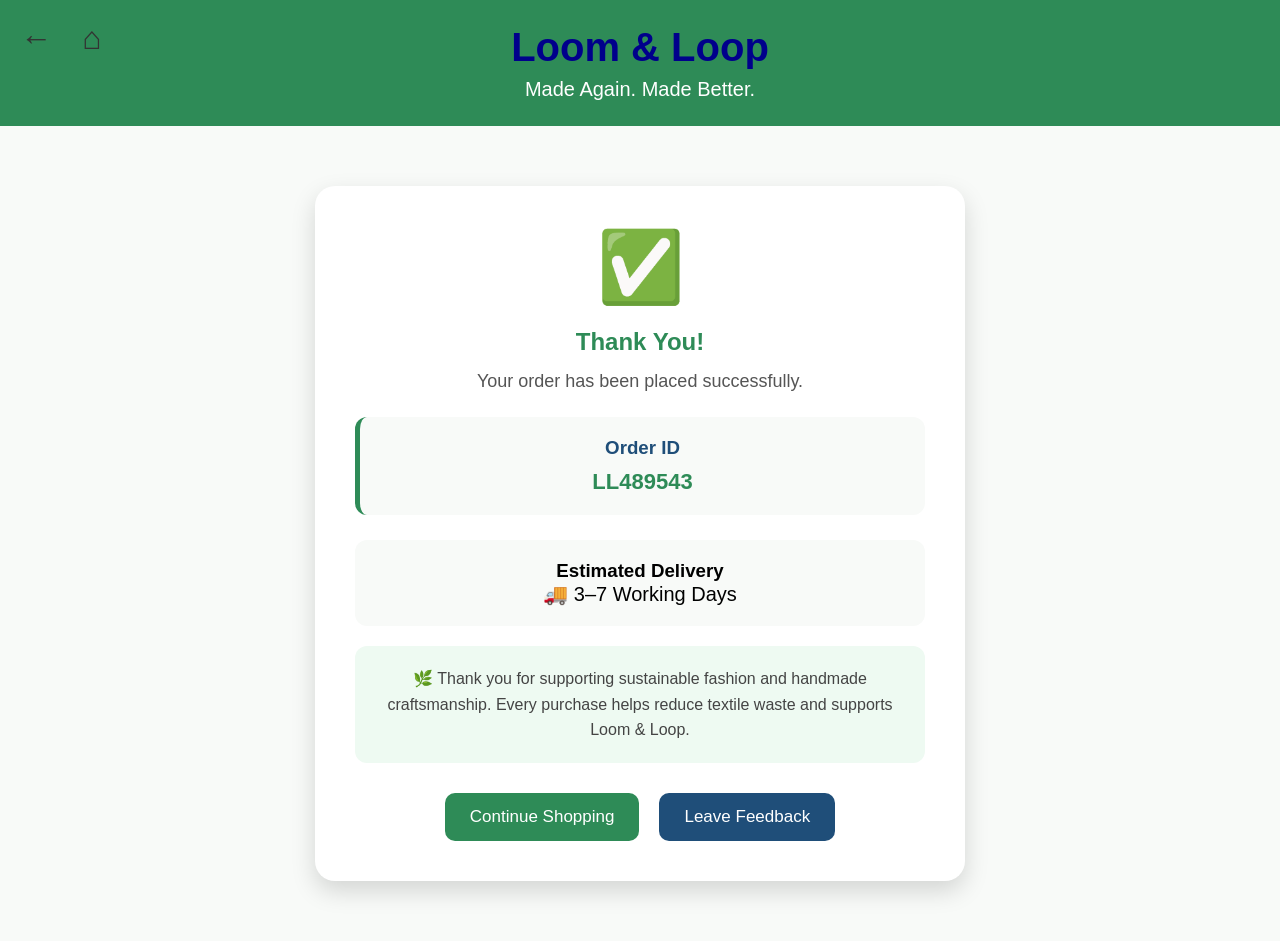
<file: thankyou.html>
<!DOCTYPE html>
<html lang="en">

<head>

<meta charset="UTF-8">
<meta name="viewport" content="width=device-width, initial-scale=1.0">

<title>Order Confirmed | Loom & Loop</title>

<link rel="stylesheet" href="style.css">

</head>

<body>

<header class="checkout-header">

    <h1>Loom & Loop</h1>

    <p>Made Again. Made Better.</p>

</header>

<section class="thankyou-container">

    <div class="thankyou-card">

        <div class="success-icon">
            ✅
        </div>

        <h2 id="thankYouMessage">
            Thank You!
        </h2>

        <p class="thank-text">

            Your order has been placed successfully.

        </p>

        <div class="order-box">

            <h3>Order ID</h3>

            <p id="orderId"></p>

        </div>

        <div class="delivery-box">

            <h3>Estimated Delivery</h3>

            <p>🚚 3–7 Working Days</p>

        </div>

        <div class="thank-note">

            🌿 Thank you for supporting sustainable fashion and handmade craftsmanship. Every purchase helps reduce textile waste and supports Loom & Loop.

        </div>

        <div class="thank-buttons">

            <a href="shopnow.html" class="thank-btn">

                Continue Shopping

            </a>

            <a href="https://docs.google.com/forms/d/e/1FAIpQLSd7L0RqIKspyR_KYIeiY8KSj0P_XRAWpwQMd9YJeTnSsHho5g/viewform?usp=header
" class="thank-btn secondary">

                Leave Feedback

            </a>

        </div>

    </div>

</section>

<script src="script.js"></script>

<script>

const customerName = localStorage.getItem("customerName");

if (customerName) {
    document.getElementById("thankYouMessage").textContent =
        "🎉 Thank You, " + customerName + "!";
}

const newOrderId =
    "LL" + Math.floor(100000 + Math.random() * 900000);

document.getElementById("orderId").textContent = newOrderId;

</script>

</body>
<div class="thankyou-icons">
    <a href="upi-payment.html" class="home-arrow">←</a>
    <a href="index.html" class="home-arrow">⌂</a>
</div>
</html>
</file>
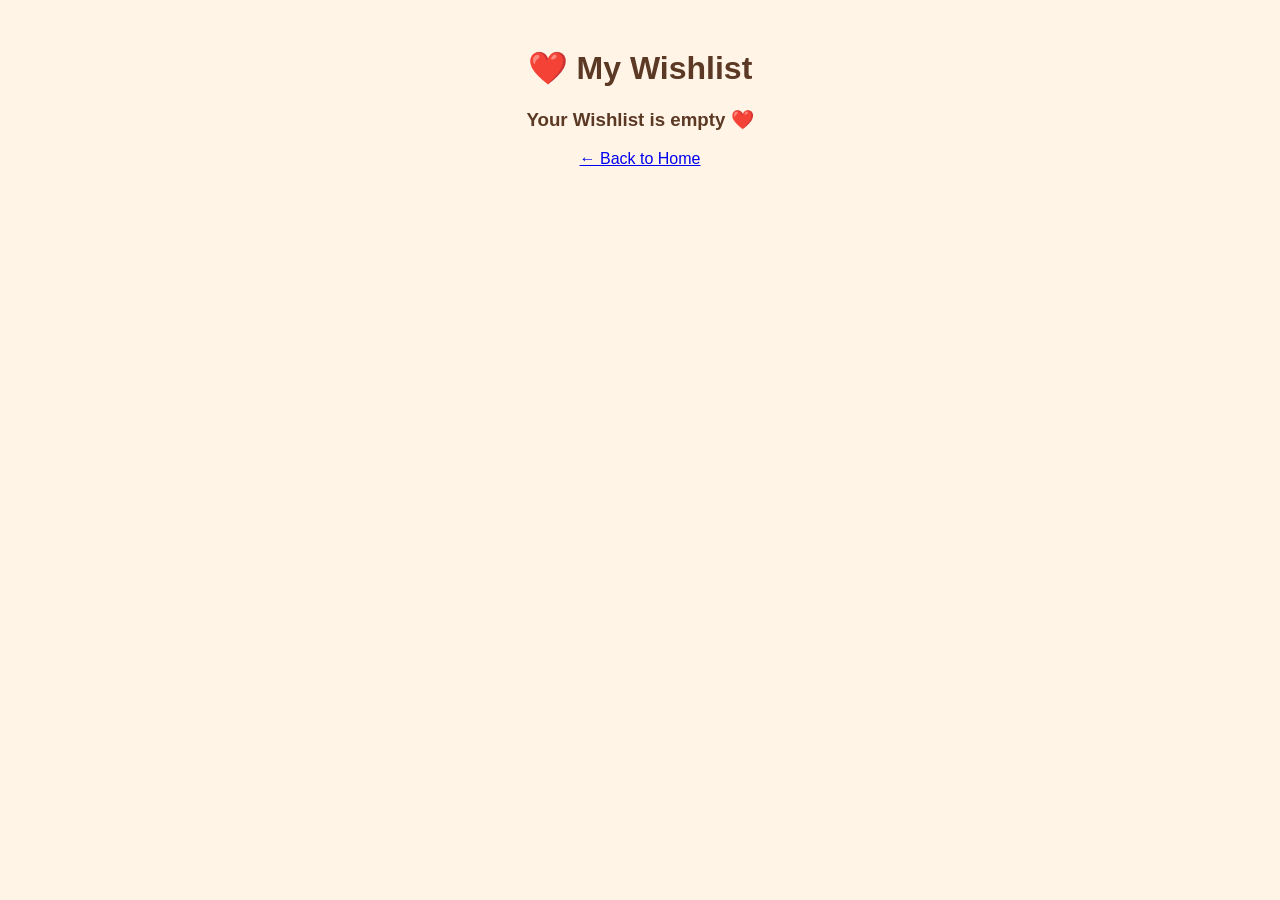
<file: wishlist.html>
<!DOCTYPE html>
<html lang="en">
<head>
<meta charset="UTF-8">
<meta name="viewport" content="width=device-width, initial-scale=1.0">
<title>My Wishlist - Loom & Loop</title>

<style>
body {
    background: #fff4e6;
    color: #5b3924;
    font-family: Arial, sans-serif;
    text-align: center;
    padding: 20px;
}

.product {
    background: white;
    display: inline-block;
    width: 230px;
    margin: 15px;
    padding: 15px;
    border-radius: 15px;
    box-shadow: 0 4px 12px #ddd;
    position: relative;
}

.product img {
    width: 180px;
    height: 160px;
    object-fit: contain;
}

.remove {
    position: absolute;
    top: 8px;
    right: 8px;
    background: #b33a3a;
    color: white;
    border: none;
    border-radius: 50%;
    padding: 8px 12px;
    cursor: pointer;
}
</style>
</head>

<body>

<h1>❤️ My Wishlist</h1>

<div id="wishlistProducts"></div>

<a href="index.html">← Back to Home</a>

<script>
function displayWishlist() {
    const container = document.getElementById("wishlistProducts");
    const wishlist = JSON.parse(localStorage.getItem("wishlist")) || [];

    container.innerHTML = "";

    if (wishlist.length === 0) {
        container.innerHTML = "<h3>Your Wishlist is empty ❤️</h3>";
        return;
    }

    wishlist.forEach((item, index) => {
        const product = document.createElement("div");
        product.className = "product";

        const image = document.createElement("img");
        image.src = item.image;
        image.alt = item.name;

        const title = document.createElement("h3");
        title.textContent = item.name;

        const price = document.createElement("p");
        price.textContent = item.price;

        const remove = document.createElement("button");
        remove.className = "remove";
        remove.textContent = "✕";

        remove.onclick = () => {
            const updated = JSON.parse(localStorage.getItem("wishlist")) || [];
            updated.splice(index, 1);
            localStorage.setItem("wishlist", JSON.stringify(updated));
            displayWishlist();
        };

        product.append(remove, image, title, price);
        container.appendChild(product);
    });
}

displayWishlist();
</script>

</body>
</html>
</file>
<file: style.css>
body{
    background:linear-gradient(to right,#dff6e4,#ffffff);
    text-align: center;
}
h1{
    color: darkblue;
}
p{
    font-size: 20px;
}
.Products-button{
    background-color: green;
    color: white;
    font-size: 20px;
}
.Contact-button{
    background-color: red;
    color: white;
    font-size: 20px;
}
.About-button{
    background-color: blue;
    color: white;
    font-size: 20px;
}
.Products-button:hover{
    background-color: darkgreen;
    cursor: pointer;
}
.Contact-button:hover{
    background-color: darkred;
    cursor: pointer;
}
.About-button:hover{
    background-color: darkblue;
    cursor: pointer;
}
/* ---------- NAVBAR ---------- */

*{
    margin:0;
    padding:0;
    box-sizing:border-box;
}

body{
    font-family:Arial, Helvetica, sans-serif;
    background:#f8faf8;
}

.navbar{

    display:flex;

    justify-content:space-between;

    align-items:center;

    padding:18px 60px;

    background:white;

    box-shadow:0 4px 15px rgba(0,0,0,.08);

    position:sticky;

    top:0;

    z-index:1000;

}

.logo{

    display:flex;

    align-items:center;

    gap:12px;

}

.logo img{

    width:60px;

}

.logo h2{

    color:#1f4e79;

    font-size:28px;

}

.nav-links{

    display:flex;

    list-style:none;

    gap:35px;

}

.nav-links a{

    text-decoration:none;

    color:#333;

    font-weight:bold;

    transition:.3s;

}

.nav-links a:hover{

    color:#2e8b57;

}

.active{

    color:#2e8b57 !important;

}

.nav-icons{

    display:flex;

    gap:15px;

}

.nav-icons button{

    border:none;

    background:#2e8b57;

    color:white;

    padding:10px 14px;

    border-radius:8px;

    cursor:pointer;

    transition:.3s;

    font-size:18px;

}

.nav-icons button:hover{

    background:#1f4e79;

    transform:scale(1.08);
}
/* ---------- HERO SECTION ---------- */

.hero{

    height:90vh;

    background:
    linear-gradient(rgba(0,0,0,.45),rgba(0,0,0,.45)),
    url("hero.jpg");

    background-size:cover;

    background-position:center;

    display:flex;

    justify-content:center;

    align-items:center;

    text-align:center;

    color:white;

}

.hero-content{

    max-width:700px;

    padding:20px;

}

.hero h1{

    font-size:60px;

    margin-bottom:20px;

    line-height:1.2;

}

.hero p{

    font-size:22px;

    line-height:1.7;

    margin-bottom:35px;

}

.hero-buttons{

    display:flex;

    justify-content:center;

    gap:20px;

}
/* ---------- WHY CHOOSE US ---------- */

.why-us{

    padding:80px 10%;

    text-align:center;

    background:#ffffff;

}

.why-us h2{

    font-size:42px;

    color:#1F4E79;

    margin-bottom:50px;

}

.features{

    display:flex;

    justify-content:center;

    gap:30px;

    flex-wrap:wrap;

}

.feature-card{

    background:#f8faf8;

    width:300px;

    padding:30px;

    border-radius:18px;

    box-shadow:0 8px 20px rgba(0,0,0,.08);

    transition:.3s;

}

.feature-card:hover{

    transform:translateY(-10px);

    box-shadow:0 15px 30px rgba(0,0,0,.15);

}

.feature-icon{

    font-size:50px;

    margin-bottom:20px;

}

.feature-card h3{

    color:#2E8B57;

    margin-bottom:15px;

}

.feature-card p{

    line-height:1.7;

    color:#555;

}

/* ---------- TESTIMONIALS ---------- */

.testimonials{

    padding:80px 10%;

    background:white;

    text-align:center;

}

.testimonials h2{

    font-size:42px;

    color:#1F4E79;

    margin-bottom:50px;

}

.testimonial-container{

    display:flex;

    gap:30px;

    justify-content:center;

    flex-wrap:wrap;

}

.testimonial-card{

    background:#f8faf8;

    width:320px;

    padding:30px;

    border-radius:18px;

    box-shadow:0 8px 20px rgba(0,0,0,.08);

    transition:.3s;

}

.testimonial-card:hover{

    transform:translateY(-10px);

    box-shadow:0 15px 30px rgba(0,0,0,.15);

}

.testimonial-card img{

    width:90px;

    height:90px;

    border-radius:50%;

    object-fit:cover;

    margin-bottom:20px;

}

.stars{

    color:gold;

    font-size:24px;

    margin:15px 0;

}

.testimonial-card p{

    line-height:1.7;

    color:#555;

}


/* ---------- NEWSLETTER ---------- */

.newsletter{

    background:#1F4E79;

    color:white;

    padding:80px 10%;

    text-align:center;

}

.newsletter-content{

    max-width:700px;

    margin:auto;

}

.newsletter h2{

    font-size:42px;

    margin-bottom:20px;

}

.newsletter p{

    font-size:18px;

    line-height:1.7;

    margin-bottom:35px;

}

#newsletterForm{

    display:flex;

    justify-content:center;

    gap:15px;

    flex-wrap:wrap;

}

#newsletterEmail{

    width:350px;

    padding:15px;

    border:none;

    border-radius:10px;

    font-size:16px;

}

#newsletterForm button{

    background:#2E8B57;

    color:white;

    border:none;

    padding:15px 30px;

    border-radius:10px;

    cursor:pointer;

    font-size:16px;

    transition:.3s;

}

#newsletterForm button:hover{

    background:#256d46;

}

/* ---------- PRODUCTS HERO ---------- */

.products-hero{

    background:linear-gradient(135deg,#1F4E79,#2E8B57);

    color:white;

    text-align:center;

    padding:80px 20px;

}

.products-hero h1{

    font-size:50px;

    margin-bottom:20px;

}

.products-hero p{

    font-size:20px;

    max-width:700px;

    margin:auto;

    line-height:1.7;

}

.product-tools{

    text-align:center;

    padding:40px;

}

.product-tools input{

    width:350px;

    padding:15px;

    border-radius:10px;

    border:1px solid #ccc;

    font-size:16px;

}

.filters{

    margin-top:25px;

}

.filter{

    background:#2E8B57;

    color:white;

    border:none;

    padding:12px 22px;

    margin:5px;

    border-radius:8px;

    cursor:pointer;

}

.active-filter{

    background:#1F4E79;

}

.badge{

    position:absolute;

    background:#FF9800;

    color:white;

    padding:8px 15px;

    border-radius:0 0 10px 0;

    font-size:14px;

}

.product-card{

    position:relative;

}

/* ---------- QUICK VIEW ---------- */

.popup{

    display:none;

    position:fixed;

    top:0;

    left:0;

    width:100%;

    height:100%;

    background:rgba(0,0,0,.6);

    justify-content:center;

    align-items:center;

    z-index:9999;

}

.popup-box{

    background:white;

    width:420px;

    padding:30px;

    border-radius:18px;

    text-align:center;

    position:relative;

}

.popup-box img{

    width:250px;

    border-radius:12px;

    margin-bottom:20px;

}

#closePopup{

    position:absolute;

    right:20px;

    top:15px;

    font-size:28px;

    cursor:pointer;

}

/* ---------- CART SECTION ---------- */

.cart-section{

    margin-top:60px;

    padding:30px;

    background:#f8f8f8;

    border-radius:20px;

}

#cartItems{

    list-style:none;

    padding:0;

}

#cartItems li{

    display:flex;

    justify-content:space-between;

    align-items:center;

    margin:15px 0;

    padding:12px;

    background:white;

    border-radius:10px;

}

#cartItems button{

    background:red;

    color:white;

    border:none;

    padding:6px 10px;

    border-radius:6px;

    cursor:pointer;

}

.shop-button{

    background-color:white;

    color:navy;

    border:2px solid navy;

    padding:12px 20px;

    border-radius:8px;

}
.shop-button:hover{

    background-color:navy;

    color:white;

    cursor:pointer;

}
.shopnow.html{
    display: flex;
    justify-content: space-evenly;
    gap: 20px;
    margin-top: 40px;
    flex-wrap: wrap;
}
.card{
    background: white;
    width: 250px;
    padding: 20px;
    border-radius: 15px;
    text-align: center;
    transition:0.6s;
}
.card{
    background: white;
    width: 250px;
    padding: 20px;
    border-radius: 15px;
    text-align: center;

    box-shadow: 0 5px 15px rgba(0,0,0,0.15);
}
.card img{
    border-radius: 10px;
}
.card{

transition:.3s;

}

.card:hover{

transform:translateY(-10px) scale(1.03);

box-shadow:0 15px 30px rgba(0,0,0,.2);

}
body{
    font-family: Arial, sans-serif;
}
.card{
    box-shadow:0 8px 20px rgba(0,0,0,0.15);
}
footer{
    background:#12372A;
    color:white;
    text-align:center;
    padding:30px;
    margin-top:50px;
}

footer a{
    color:white;
    text-decoration:none;
}
.instagram-button{

    background-color:white;

    color:navy;

    border:2px solid navy;

    padding:12px 20px;

    border-radius:8px;

}
.instagram-button:hover{

    background-color:navy;

    color:white;;

    cursor:pointer;

}
.email-button{

    background-color:white;

    color:navy;

    border:2px solid navy;

    padding:12px 20px;

    border-radius:8px;

}
.email-button:hover{

    background-color:navy;

    color:white;;

    cursor:pointer;

}
/* =====================================
   🌙 BEAUTIFUL LOOM & LOOP NIGHT MODE
===================================== */

body {
    transition: background 0.5s ease, color 0.5s ease;
}

.navbar,
.feature-card,
.testimonial-card,
.why-us,
.testimonials,
.newsletter,
footer,
.card {
    transition: background 0.5s ease,
                color 0.5s ease,
                box-shadow 0.5s ease;
}


/* 🌌 MAIN BACKGROUND */

.dark-mode {
    background: #081412;
    color: #f5fff8;
}


/* 🌙 NAVBAR */

.dark-mode .navbar {
    background: #0b1f19;
    box-shadow: 0 4px 25px rgba(46, 139, 87, 0.35);
}

.dark-mode .logo h2 {
    color: #8ee6ad;
}

.dark-mode .nav-links a {
    color: #eeeeee;
}

.dark-mode .nav-links a:hover {
    color: #6ee89a;
}


/* 🌙 NIGHT MODE BUTTON */

#nightMode {
    width: 48px;
    height: 48px;
    border-radius: 50%;
    border: 2px solid #2e8b57;
    background: #f5fff8;
    color: #1f4e79;
    font-size: 22px;
    cursor: pointer;
    transition: 0.4s ease;
}

#nightMode:hover {
    transform: rotate(20deg) scale(1.12);
    box-shadow: 0 0 20px rgba(46, 139, 87, 0.5);
}

.dark-mode #nightMode {
    background: #17372d;
    color: #ffe9a6;
    border-color: #65c98b;
    box-shadow: 0 0 18px rgba(101, 201, 139, 0.35);
}


/* 🌿 WHY CHOOSE US */

.dark-mode .why-us {
    background: #0d211b;
}

.dark-mode .why-us h2 {
    color: #8ee6ad;
}

.dark-mode .feature-card {
    background: #163128;
    color: white;
    box-shadow: 0 8px 25px rgba(0, 0, 0, 0.45);
}

.dark-mode .feature-card:hover {
    box-shadow: 0 15px 35px rgba(46, 139, 87, 0.35);
}

.dark-mode .feature-card h3 {
    color: #72d99a;
}

.dark-mode .feature-card p {
    color: #d8e5de;
}


/* ⭐ TESTIMONIALS */

.dark-mode .testimonials {
    background: #081612;
}

.dark-mode .testimonials h2 {
    color: #8ee6ad;
}

.dark-mode .testimonial-card {
    background: #163128;
    color: white;
    box-shadow: 0 8px 25px rgba(0, 0, 0, 0.45);
}

.dark-mode .testimonial-card:hover {
    box-shadow: 0 15px 35px rgba(46, 139, 87, 0.3);
}

.dark-mode .testimonial-card p {
    color: #d8e5de;
}


/* 📦 PRODUCT CARDS */

.dark-mode .card {
    background: #163128;
    color: white;
    box-shadow: 0 8px 25px rgba(0, 0, 0, 0.5);
}

.dark-mode .card:hover {
    box-shadow: 0 15px 35px rgba(46, 139, 87, 0.35);
}


/* 💌 NEWSLETTER */

.dark-mode .newsletter {
    background: linear-gradient(
        135deg,
        #0c2b20,
        #102b3b
    );
}


/* 🖤 FOOTER */

.dark-mode footer {
    background: #030907;
    box-shadow: 0 -5px 25px rgba(46, 139, 87, 0.18);
}


/* ✨ HEADINGS */

.dark-mode h1,
.dark-mode h2,
.dark-mode h3 {
    text-shadow: 0 2px 12px rgba(0, 0, 0, 0.45);
}
.cart{

    margin:50px auto;

    width:80%;

    background:white;

    padding:30px;

    border-radius:15px;

    box-shadow:0 5px 15px rgba(0,0,0,0.15);

}

.cart ul{

    list-style:none;

    padding:0;

}

.cart li{

    margin:10px 0;

    font-size:20px;

}
.search-box{
    text-align:center;
    margin:30px;
}

.search-box input{

    width:300px;

    padding:12px;

    border-radius:10px;

    border:1px solid gray;

    font-size:18px;

}
.reviews{

padding:50px;

text-align:center;

}

.review{

background:white;

padding:20px;

margin:20px auto;

width:60%;

border-radius:12px;

box-shadow:0 5px 15px rgba(0,0,0,0.1);

}
.popup{

display:none;

position:fixed;

top:0;

left:0;

width:100%;

height:100%;

background:rgba(0,0,0,.8);

}

.popup-content{

background:white;

width:400px;

margin:100px auto;

padding:20px;

text-align:center;

border-radius:15px;

}
@media(max-width:768px){

.navbar{

flex-direction:column;

}

.products{

flex-direction:column;

align-items:center;

}

.hero h1{

font-size:36px;

}

.search-box input{

width:90%;

}

}







/* ===========================
   CHECKOUT PAGE
=========================== */

.checkout-container{

    display:flex;

    justify-content:space-between;

    gap:40px;

    padding:50px;

    flex-wrap:wrap;

}

.checkout-form{

    flex:1;

    min-width:320px;

}

.checkout-form input,
.checkout-form textarea{

    width:100%;

    padding:14px;

    margin-bottom:18px;

    border:1px solid #ccc;

    border-radius:10px;

    font-size:16px;

}

.checkout-form button{

    width:100%;

    padding:15px;

    background:#2E8B57;

    color:white;

    border:none;

    border-radius:10px;

    font-size:18px;

    cursor:pointer;

}

.checkout-form button:hover{

    background:#256d46;

}

.order-summary{

    width:350px;

    background:#f7f7f7;

    padding:25px;

    border-radius:15px;

    box-shadow:0 5px 15px rgba(0,0,0,.15);

}

.order-summary h2{

    margin-bottom:20px;

}

.order-summary li{

    margin-bottom:12px;

}

/* ============================
CHECKOUT PAGE
============================ */

.checkout-header{

    background:#2E8B57;

    color:white;

    text-align:center;

    padding:25px;

}

.checkout-header h1{

    font-size:40px;

}

.checkout-header p{

    margin-top:8px;

}

.checkout-container{

    display:flex;

    justify-content:space-between;

    gap:40px;

    padding:50px;

    flex-wrap:wrap;

}

.checkout-form{

    flex:1;

    min-width:350px;

    background:white;

    padding:30px;

    border-radius:15px;

    box-shadow:0 5px 20px rgba(0,0,0,.15);

}

.checkout-form h2{

    margin-bottom:25px;

}

.checkout-form label{

    display:block;

    margin-bottom:8px;

    font-weight:bold;

}

.checkout-form input,
.checkout-form textarea{

    width:100%;

    padding:14px;

    margin-bottom:18px;

    border:1px solid #ccc;

    border-radius:10px;

    font-size:16px;

}

.checkout-form button{

    width:100%;

    background:#2E8B57;

    color:white;

    border:none;

    padding:15px;

    border-radius:10px;

    font-size:18px;

    cursor:pointer;

}

.checkout-form button:hover{

    background:#246c45;

}

.order-summary{

    width:360px;

    background:#f8f8f8;

    padding:30px;

    border-radius:15px;

    box-shadow:0 5px 20px rgba(0,0,0,.15);

}

.order-summary ul{

    list-style:none;

    padding:0;

}

.order-summary li{

    margin-bottom:15px;

}

.delivery-box{

    margin-top:25px;

    background:#ffffff;

    padding:20px;

    border-radius:12px;

}

/* =====================================
   PAYMENT PAGE
===================================== */

.payment-container{

    display:flex;

    justify-content:space-between;

    gap:40px;

    padding:50px;

    flex-wrap:wrap;

}

.payment-card{

    flex:1;

    min-width:360px;

    background:white;

    padding:35px;

    border-radius:18px;

    box-shadow:0 8px 20px rgba(0,0,0,.12);

}

.payment-card h2{

    color:#1F4E79;

    margin-bottom:25px;

}

.payment-option{

    border:2px solid #e5e5e5;

    border-radius:12px;

    padding:18px;

    margin-bottom:20px;

    transition:.3s;

}

.payment-option:hover{

    border-color:#2E8B57;

    background:#f8fff9;

}

.payment-option label{

    font-size:18px;

    font-weight:bold;

    cursor:pointer;

}

.payment-option input{

    margin-right:10px;

    transform:scale(1.2);

}

.payment-option p{

    margin-top:10px;

    margin-left:28px;

    color:#666;

    font-size:15px;

}

.payment-info{

    margin:30px 0;

    background:#f6fff7;

    border-left:5px solid #2E8B57;

    padding:20px;

    border-radius:10px;

}

.payment-info p{

    margin:12px 0;

}

#continuePayment{

    width:100%;

    padding:16px;

    background:#2E8B57;

    color:white;

    border:none;

    border-radius:10px;

    font-size:18px;

    cursor:pointer;

    transition:.3s;

}

#continuePayment:hover{

    background:#1F4E79;

}

.payment-summary{

    width:360px;

    background:white;

    padding:30px;

    border-radius:18px;

    box-shadow:0 8px 20px rgba(0,0,0,.12);

}

.payment-summary h2{

    color:#1F4E79;

    margin-bottom:20px;

}

.payment-summary ul{

    list-style:none;

    padding:0;

}

.payment-summary li{

    display:flex;

    justify-content:space-between;

    margin-bottom:15px;

    padding-bottom:10px;

    border-bottom:1px solid #eee;

}

.payment-summary h3{

    margin-top:20px;

    color:#2E8B57;

}

.summary-box{

    margin-top:30px;

    background:#f8faf8;

    padding:18px;

    border-radius:12px;

}

.summary-box h4{

    color:#1F4E79;

    margin-bottom:12px;

}

.summary-box p{

    margin:10px 0;

}

@media(max-width:900px){

.payment-container{

    flex-direction:column;

}

.payment-summary{

    width:100%;

}

}
/* =====================================
   UPI PAYMENT PAGE
===================================== */

.upi-container{

    display:flex;

    justify-content:center;

    align-items:center;

    padding:60px 20px;

}

.upi-card{

    width:450px;

    background:white;

    padding:35px;

    border-radius:20px;

    text-align:center;

    box-shadow:0 10px 25px rgba(0,0,0,.15);

}

.upi-card h2{

    color:#1F4E79;

    margin-bottom:15px;

}

.upi-text{

    color:#555;

    margin-bottom:25px;

}

.qr-image{

    width:250px;

    height:250px;

    object-fit:cover;

    border:4px solid #2E8B57;

    border-radius:15px;

    margin-bottom:25px;

}

.upi-id-box{

    display:flex;

    justify-content:space-between;

    align-items:center;

    background:#f8faf8;

    border:2px solid #2E8B57;

    border-radius:10px;

    padding:12px 15px;

    margin:20px 0;

}

.upi-id-box span{

    font-weight:bold;

    color:#1F4E79;

}

.upi-id-box button{

    background:#2E8B57;

    color:white;

    border:none;

    padding:8px 15px;

    border-radius:8px;

    cursor:pointer;

}

.upi-id-box button:hover{

    background:#1F4E79;

}

.payment-note{

    background:#f6fff7;

    border-left:5px solid #2E8B57;

    padding:15px;

    border-radius:10px;

    margin:25px 0;

    text-align:left;

}

.payment-note p{

    margin:8px 0;

}

#paidButton{

    width:100%;

    padding:16px;

    background:#2E8B57;

    color:white;

    border:none;

    border-radius:10px;

    font-size:18px;

    cursor:pointer;

    transition:.3s;

}

#paidButton:hover{

    background:#1F4E79;

}

@media(max-width:600px){

.upi-card{

    width:100%;

}

.qr-image{

    width:220px;

    height:220px;

}

}
/* =====================================
   THANK YOU PAGE
===================================== */

.thankyou-container{

    display:flex;

    justify-content:center;

    align-items:center;

    padding:60px 20px;

}

.thankyou-card{

    width:650px;

    background:white;

    padding:40px;

    border-radius:20px;

    text-align:center;

    box-shadow:0 10px 25px rgba(0,0,0,.15);

}

.success-icon{

    font-size:70px;

    margin-bottom:20px;

}

.thankyou-card h2{

    color:#2E8B57;

    margin-bottom:15px;

}

.thank-text{

    color:#555;

    font-size:18px;

    margin-bottom:25px;

}

.order-box{

    background:#f8faf8;

    border-left:5px solid #2E8B57;

    padding:20px;

    border-radius:12px;

    margin-bottom:20px;

}

.order-box h3{

    color:#1F4E79;

    margin-bottom:10px;

}

#orderId{

    font-size:22px;

    font-weight:bold;

    color:#2E8B57;

}

.delivery-box{

    background:#f8faf8;

    padding:20px;

    border-radius:12px;

    margin-bottom:20px;

}

.thank-note{

    background:#eefaf2;

    padding:20px;

    border-radius:12px;

    margin-bottom:30px;

    color:#444;

    line-height:1.6;

}

.thank-buttons{

    display:flex;

    justify-content:center;

    gap:20px;

    flex-wrap:wrap;

}

.thank-btn{

    background:#2E8B57;

    color:white;

    text-decoration:none;

    padding:14px 25px;

    border-radius:10px;

    font-size:17px;

    transition:.3s;

}

.thank-btn:hover{

    background:#1F4E79;

}

.secondary{

    background:#1F4E79;

}

.secondary:hover{

    background:#2E8B57;

}

@media(max-width:700px){

.thankyou-card{

    width:100%;

}

.thank-buttons{

    flex-direction:column;

}

.thank-btn{

    width:100%;

}

}
/* ===========================
   UTR SECTION
=========================== */

.utr-section{

    margin-top:30px;

    text-align:center;

}

.utr-section input{

    width:320px;

    max-width:100%;

    padding:12px;

    font-size:16px;

    border:2px solid #2E8B57;

    border-radius:10px;

    outline:none;

}

.utr-section input:focus{

    border-color:#1F4E79;

}

.utr-error{

    color:red;

    margin-top:10px;

    font-size:15px;

    font-weight:bold;

}
.home-arrow {
    position: fixed;
    top: 20px;
    left: 20px;
    font-size: 32px;
    color: #333;
    text-decoration: none;
    font-weight: bold;
    z-index: 1000;
}

.home-arrow:hover {
    color: #8B5E3C;
}
.thankyou-icons {
    position: fixed;
    top: 20px;
    left: 20px;
    display: flex;
    gap: 30px;
}

.thankyou-icons .home-arrow {
    position: static;
    margin-right: 0;
}
.add-to-cart {
    font-size: 18px;
    padding: 14px 28px;
    min-width: 150px;
    border-radius: 8px;
    cursor: pointer;
}
.add-to-cart:hover {
    background-color: #8B5E3C;
    color: white;
    transform: scale(1.05);
    transition: 0.3s ease;
    cursor: pointer;
}
.wishlist {
    font-size: 18px;
    padding: 14px 28px;
    min-width: 150px;
    border-radius: 8px;
    cursor: pointer;
    transition: 0.3s ease;
}

.wishlist:hover {
    background-color: #8B5E3C;
    color: white;
    transform: scale(1.05);
}
#doneCustomProduct {
    font-size: 18px;
    padding: 14px 28px;
    min-width: 150px;
    border-radius: 8px;
    cursor: pointer;
}

#doneCustomProduct:hover {
    background-color: #8B5E3C;
    color: white;
    transform: scale(1.05);
    transition: 0.3s ease;
}
#checkoutButton {
    font-size: 18px;
    padding: 14px 28px;
    min-width: 150px;
    border-radius: 8px;
    cursor: pointer;
}

#checkoutButton:hover {
    background-color: #8B5E3C;
    color: white;
    transform: scale(1.05);
    transition: 0.3s ease;
}
a[href*="docs.google.com/forms"] button {
    font-size: 18px;
    padding: 14px 28px;
    min-width: 150px;
    border-radius: 8px;
    cursor: pointer;
}

a[href*="docs.google.com/forms"] button:hover {
    background-color: #8B5E3C;
    color: white;
    transform: scale(1.05);
    transition: 0.3s ease;
}

.learn-btn {
    background: #207e49;
    color: #1F4E79;
    border: none;
    padding: 15px 35px;
    border-radius: 10px;
    font-size: 18px;
    cursor: pointer;
    transition: 0.3s ease;
}

.learn-btn:hover {
    background: #1F4E79;
    color: white;
    transform: translateY(-3px);
}

.shop-btn {
    background: #207e49;
    color: #1F4E79;
    border: none;
    padding: 15px 35px;
    border-radius: 10px;
    font-size: 18px;
    cursor: pointer;
    transition: 0.3s ease;
}

.shop-btn:hover {
    background: #1F4E79;
    color: white;
    transform: translateY(-3px);
}
.wishlist-home {
    display: inline-flex;
    align-items: center;
    justify-content: center;
    width: 48px;
    height: 48px;
    background: linear-gradient(135deg, #fff0df, #e8c9a6);
    color: #8b4513;
    font-size: 23px;
    text-decoration: none;
    border: 2px solid #b8875b;
    border-radius: 50%;
    box-shadow: 0 4px 12px rgba(91, 57, 36, 0.2);
    transition: all 0.3s ease;
}

.wishlist-home:hover {
    background: #8b4513;
    color: white;
    transform: translateY(-4px) scale(1.08);
    box-shadow: 0 7px 18px rgba(91, 57, 36, 0.3);
}
form button {
    padding: 16px 50px;
    font-size: 20px;
    font-weight: bold;
    background: linear-gradient(135deg, #2E8B57, #1f6b43);
    color: white;
    border: none;
    border-radius: 12px;
    cursor: pointer;
    transition: all 0.3s ease;
    box-shadow: 0 5px 12px rgba(0,0,0,0.15);
}

form button:hover {
    background: #14532d;
    transform: translateY(-5px) scale(1.05);
    box-shadow: 0 9px 20px rgba(46,139,87,0.35);
}
.card {
    width: 600px;
    min-height: 500px;
    padding: 20px;
}

.card img {
    width: 400px;
    height: 400px;
    object-fit: cover;
    border-radius: 10px;
}
</file>
